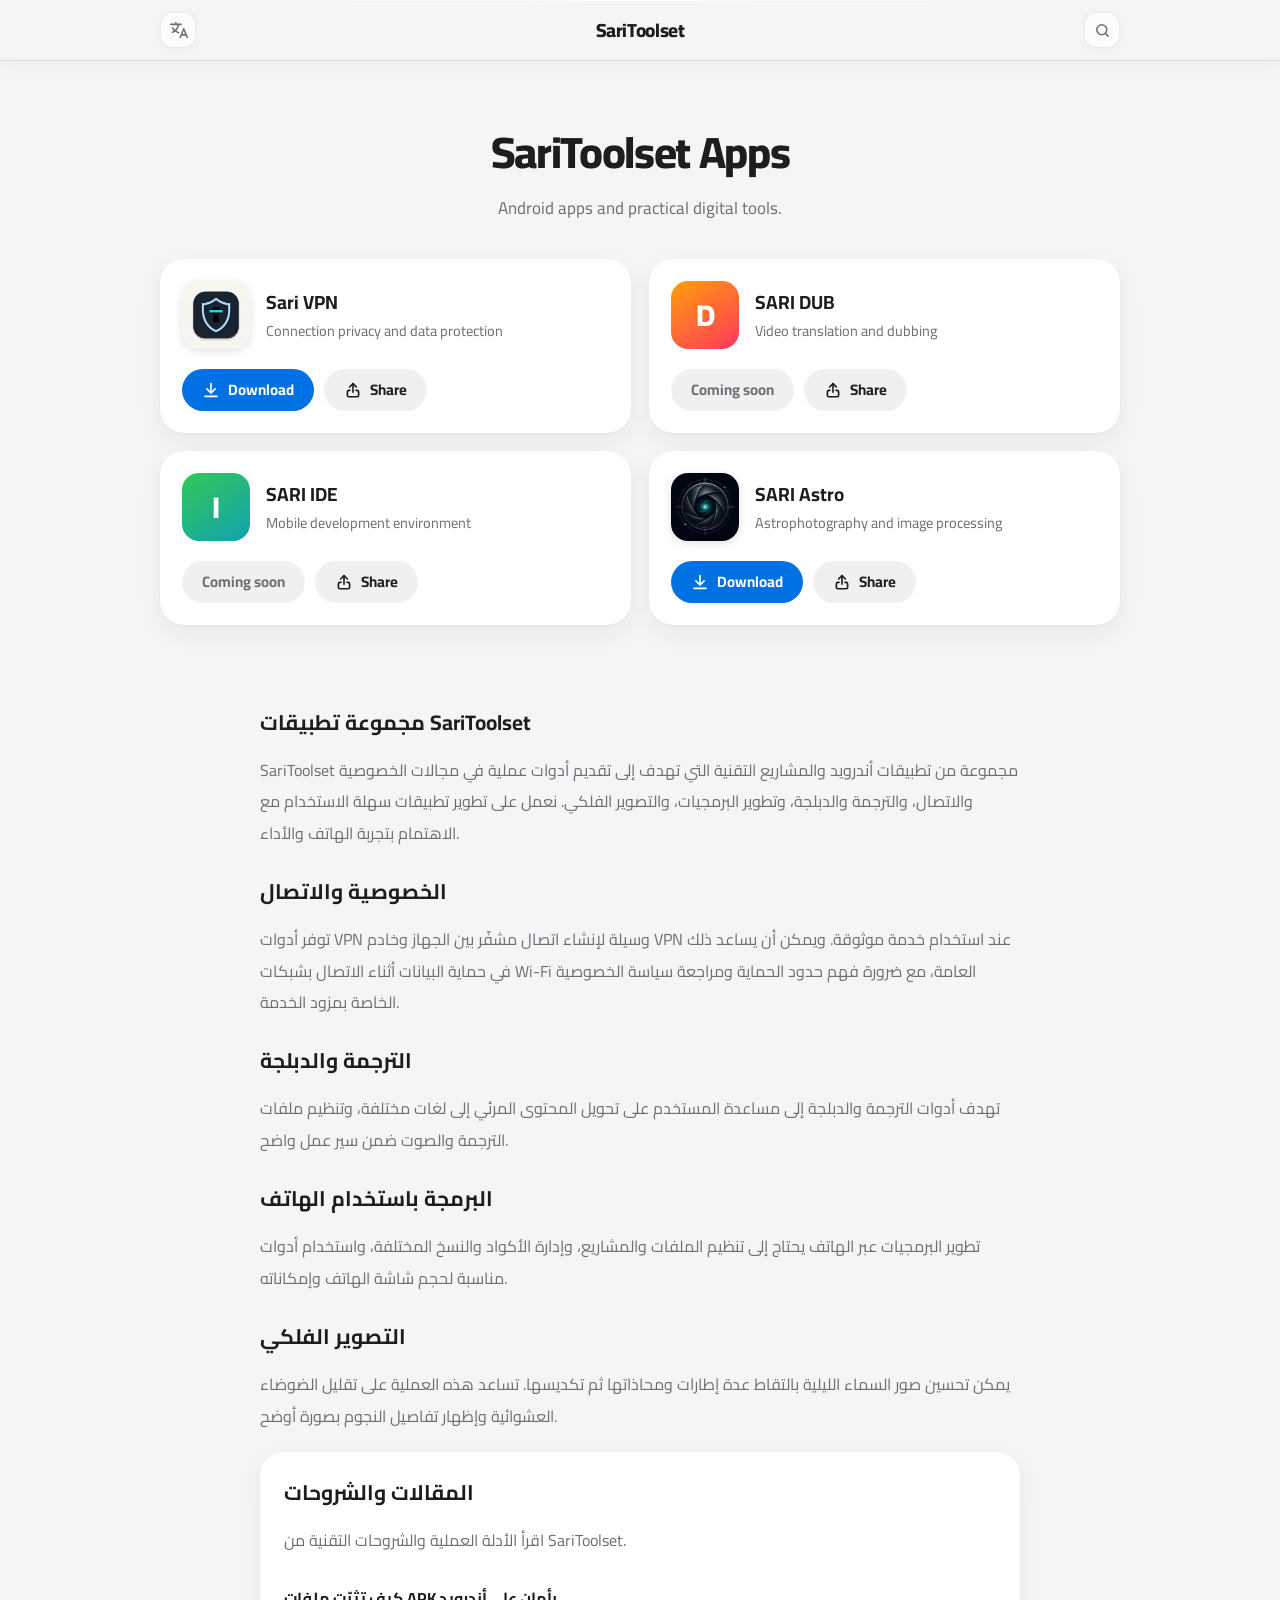
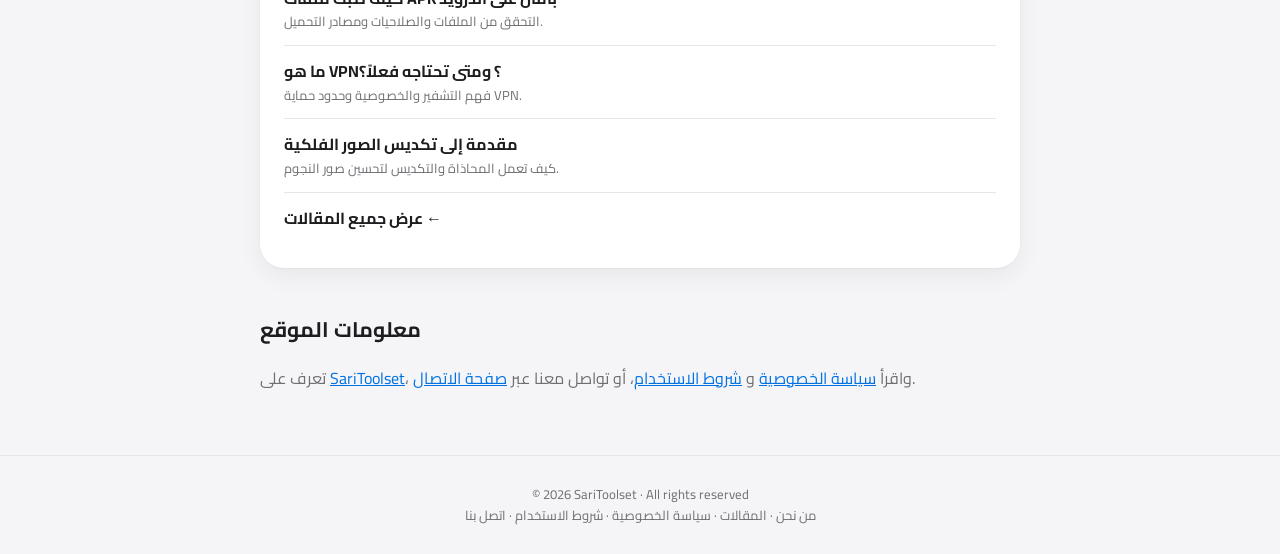
<file: index.html>
<!DOCTYPE html>
<html lang="ar" dir="rtl">
<head>
<meta charset="UTF-8">
<meta name="viewport" content="width=device-width, initial-scale=1, viewport-fit=cover">
<meta name="theme-color" content="#f5f5f7">
<meta name="description" content="SariToolset مجموعة تطبيقات أندرويد وأدوات عملية للخصوصية والبرمجة والترجمة والتصوير الفلكي.">
<meta name="robots" content="index,follow,max-image-preview:large">
<link rel="canonical" href="https://saritoolset.github.io/">

<title>SariToolset | تطبيقات وأدوات أندرويد</title>

<meta property="og:type" content="website">
<meta property="og:site_name" content="SariToolset">
<meta property="og:title" content="SariToolset | تطبيقات وأدوات أندرويد">
<meta property="og:description" content="اكتشف تطبيقات SariToolset وأدواتها للهواتف الذكية.">
<meta property="og:url" content="https://saritoolset.github.io/">

<meta name="google-adsense-account" content="ca-pub-1792078294671294">
<script async src="https://pagead2.googlesyndication.com/pagead/js/adsbygoogle.js?client=ca-pub-1792078294671294" crossorigin="anonymous"></script>

<script type="application/ld+json">
{
 "@context":"https://schema.org",
 "@type":"WebSite",
 "name":"SariToolset",
 "url":"https://saritoolset.github.io/",
 "description":"مجموعة تطبيقات وأدوات أندرويد للخصوصية والبرمجة والترجمة والتصوير الفلكي.",
 "inLanguage":["ar","en","fr","tr"]
}
</script>

<link rel="preconnect" href="https://fonts.googleapis.com">
<link rel="preconnect" href="https://fonts.gstatic.com" crossorigin>
<link href="https://fonts.googleapis.com/css2?family=Cairo:wght@400;600;700;800&display=swap" rel="stylesheet">

<style>
:root{
 --bg:#f5f5f7;
 --surface:#fff;
 --text:#1d1d1f;
 --muted:#6e6e73;
 --line:#e5e5ea;
 --accent:#0071e3;
 --accent-hover:#0077ed;
 --soft:#f0f0f3;
 --shadow:0 1px 2px rgba(0,0,0,.04),0 8px 24px rgba(0,0,0,.06);
}
@media(prefers-color-scheme:dark){
 :root{
  --bg:#000;
  --surface:#1c1c1e;
  --text:#f5f5f7;
  --muted:#a1a1a6;
  --line:#2c2c2e;
  --accent:#2997ff;
  --accent-hover:#4aa8ff;
  --soft:#2c2c2e;
  --shadow:0 1px 2px rgba(0,0,0,.4),0 8px 24px rgba(0,0,0,.35);
 }
}
*{box-sizing:border-box}
html{scroll-behavior:smooth}
body{
 margin:0;min-height:100vh;background:var(--bg);color:var(--text);
 font-family:"Cairo","Segoe UI",Tahoma,Arial,sans-serif;
 font-size:16px;line-height:1.6;-webkit-font-smoothing:antialiased;
}
button,select{font:inherit;color:inherit}
button{cursor:pointer;border:0;background:none;padding:0}
a{color:inherit;text-decoration:none}
img{display:block;max-width:100%}
[hidden]{display:none!important}
:focus-visible{outline:2px solid var(--accent);outline-offset:3px;border-radius:10px}
.wrap{width:min(960px,calc(100% - 40px));margin-inline:auto}

/* HEADER */

/* GLASS HEADER */
header{
 position:sticky;
 top:0;
 z-index:100;
 background:color-mix(in srgb,var(--bg) 68%,transparent);
 -webkit-backdrop-filter:blur(24px) saturate(180%);
 backdrop-filter:blur(24px) saturate(180%);
 border-bottom:1px solid color-mix(in srgb,var(--text) 10%,transparent);
 box-shadow:0 4px 20px rgba(0,0,0,.035);
 isolation:isolate;
}

header::before{
 content:"";
 position:absolute;
 inset:0 0 auto;
 height:1px;
 background:linear-gradient(
  90deg,
  transparent,
  rgba(255,255,255,.8),
  transparent
 );
 pointer-events:none;
}

.bar{
 position:relative;
 height:60px;
 display:flex;
 align-items:center;
 justify-content:center;
}

.brand{
 position:relative;
 z-index:1;
 font-size:19px;
 font-weight:800;
 letter-spacing:-.02em;
}

.header-controls{
 position:absolute;
 inset:0;
 width:100%;
 display:block;
 pointer-events:none;
}

.language-wrap{
 position:absolute;
 left:0;
 top:50%;
 transform:translateY(-50%);
 width:36px;
 height:36px;
 pointer-events:auto;
}

.sbtn{
 position:absolute;
 right:0;
 top:50%;
 transform:translateY(-50%);
 pointer-events:auto;
}

.sbtn,.language-button{
 width:36px;
 height:36px;
 flex:none;
 border-radius:12px;
 display:grid;
 place-items:center;
 background:color-mix(in srgb,var(--surface) 65%,transparent);
 color:var(--muted);
 border:1px solid color-mix(in srgb,var(--text) 8%,transparent);
 box-shadow:0 2px 8px rgba(0,0,0,.04);
 transition:background .2s,color .2s,transform .2s;
}

.sbtn:hover,.language-button:hover{
 color:var(--accent);
 background:var(--soft);
}

.sbtn svg{
 width:17px;
 height:17px;
}

.language-button svg{
 width:21px;
 height:21px;
}

.language-select{
 position:absolute;
 inset:0;
 width:100%;
 height:100%;
 opacity:0;
 cursor:pointer;
}

.language-select option{
 color:#111;
 background:#fff;
}

@supports not (backdrop-filter:blur(1px)){
 header{
  background:var(--bg);
 }
}

/* SEARCH */
.searchbar{padding:0 0 12px}
.searchbar input{
 width:100%;height:38px;border:0;border-radius:12px;outline:none;
 background:var(--surface);box-shadow:var(--shadow);
 padding:0 16px;font:inherit;font-size:15px;color:var(--text);
}
.none{grid-column:1/-1;text-align:center;color:var(--muted);padding:40px 0}

/* HERO */
.hero{text-align:center;padding:56px 0 36px}
.hero h1{margin:0 0 8px;font-size:clamp(32px,5vw,44px);font-weight:800;letter-spacing:-.03em}
.hero p{margin:0;color:var(--muted);font-size:17px}

/* APPS */
.grid{display:grid;grid-template-columns:repeat(2,minmax(0,1fr));gap:18px;padding-bottom:35px}
.card{
 background:var(--surface);border-radius:24px;box-shadow:var(--shadow);
 padding:22px;display:flex;flex-direction:column;gap:20px;
}
.card-main{display:flex;align-items:center;gap:16px;border-radius:14px}
.card-main:hover .name{color:var(--accent)}
.card-main h2{margin:0;font-size:19px;font-weight:700}
.card-main p{margin:2px 0 0;color:var(--muted);font-size:14.5px}

/* ICONS */
.icon{width:68px;height:68px;border-radius:17px;flex:none;object-fit:cover;box-shadow:0 2px 10px rgba(0,0,0,.12)}
.ph{
 width:68px;height:68px;border-radius:17px;flex:none;
 display:grid;place-items:center;color:#fff;font-size:30px;font-weight:800;
 background:linear-gradient(145deg,var(--c1),var(--c2));
}
.ph.lg{width:112px;height:112px;border-radius:26px;font-size:48px}
.icon.lg{width:112px;height:112px;border-radius:26px}

/* BUTTONS */
.actions{display:flex;gap:10px;flex-wrap:wrap}
.btn{
 display:inline-flex;align-items:center;justify-content:center;gap:8px;
 height:42px;padding:0 20px;border-radius:999px;
 font-size:15px;font-weight:700;white-space:nowrap;
 transition:background .2s,transform .15s;
}
.btn svg{width:18px;height:18px;flex:none}
.btn:active{transform:scale(.97)}
.btn-dl{background:var(--accent);color:#fff}
.btn-dl:hover{background:var(--accent-hover)}
.btn-dl.off{background:var(--soft);color:var(--muted);pointer-events:none}
.btn-share{background:var(--soft);color:var(--text)}
.btn-share:hover{background:var(--line)}
.btn.big{height:52px;padding:0 28px;font-size:17px}
.btn.big svg{width:22px;height:22px}

/* DETAILS */
.back{display:inline-flex;align-items:center;gap:6px;margin:32px 0 20px;color:var(--accent);font-size:15px;font-weight:600}
.back svg{width:16px;height:16px}
[dir="rtl"] .back svg{transform:scaleX(-1)}
.detail{
 background:var(--surface);border-radius:28px;box-shadow:var(--shadow);
 padding:40px;display:flex;align-items:center;gap:32px;flex-wrap:wrap;
}
.detail-info{flex:1;min-width:240px}
.detail-info h1{margin:0 0 4px;font-size:34px;font-weight:800}
.detail-info .tag{margin:0 0 22px;color:var(--muted);font-size:17px}
.about{
 margin:20px 0 40px;background:var(--surface);border-radius:28px;
 box-shadow:var(--shadow);padding:32px 40px;
}
.about h2{margin:22px 0 8px;font-size:20px}
.about h2:first-child{margin-top:0}
.about h3{font-size:17px;margin:18px 0 6px}
.about p,.about li{color:var(--muted);line-height:1.95}
.about ul{padding-inline-start:22px}
.about a{color:var(--accent);text-decoration:underline}

/* HOME CONTENT */
.page{max-width:760px;margin:0 auto;padding:20px 0 45px}
.page h2{font-size:21px;margin:26px 0 8px}
.page p{color:var(--muted);line-height:1.95}
.page a{color:var(--accent);text-decoration:underline}
.blog-preview{
 background:var(--surface);border-radius:24px;padding:24px;
 box-shadow:var(--shadow);margin:20px 0 45px;
}
.blog-preview h2{margin-top:0}
.blog-preview a{
 display:block;padding:13px 0;border-bottom:1px solid var(--line);
 color:var(--text);font-weight:700;text-decoration:none;
}
.blog-preview a:last-child{border-bottom:0}
.blog-preview a span{display:block;color:var(--muted);font-size:13px;font-weight:400}

/* FOOTER */
footer{
 padding:28px 0;text-align:center;color:var(--muted);
 font-size:13px;border-top:1px solid var(--line);
}
footer a:hover{color:var(--accent)}

/* TOAST */
.toast{
 position:fixed;bottom:24px;left:50%;
 transform:translateX(-50%) translateY(20px);
 background:#1d1d1f;color:#fff;padding:10px 20px;
 border-radius:999px;font-size:14px;opacity:0;
 pointer-events:none;transition:opacity .25s,transform .25s;
 z-index:20;
}
.toast.show{opacity:1;transform:translateX(-50%) translateY(0)}

@media(max-width:680px){
 .wrap{width:calc(100% - 28px)}
 .grid{grid-template-columns:1fr;gap:14px}
 .hero{padding:40px 0 28px}
 .detail{padding:26px;flex-direction:column;text-align:center;align-items:center}
 .detail-info{min-width:0}
 .detail .actions{justify-content:center}
 .about{padding:24px}
 .btn.big{width:100%}
 .detail .actions .btn{flex:1 1 auto}
}
@media(prefers-reduced-motion:reduce){
 *{transition:none!important;scroll-behavior:auto!important}
}
</style>
</head>

<body>

<header>
 <div class="wrap bar">
  <a class="brand" href="#">SariToolset</a>

  <div class="header-controls">

   <div class="language-wrap">
    <button class="language-button" type="button" aria-label="Translate" title="Translate">
     <svg viewBox="0 0 24 24" fill="none" stroke="currentColor" stroke-width="1.8" stroke-linecap="round" stroke-linejoin="round" aria-hidden="true">
      <path d="M3 5h12M9 3v2m3 0c-.6 4-3.5 7.5-7 9"/>
      <path d="M5 9c1.5 2.5 4 4.5 7 5.5M14 20l4-10 4 10m-6.5-3h5"/>
     </svg>
    </button>
    <select id="lang" class="language-select" aria-label="Choose language">
     <option value="ar">العربية</option>
     <option value="en">English</option>
     <option value="fr">Français</option>
     <option value="tr">Türkçe</option>
    </select>
   </div>

   <button class="sbtn" id="sbtn" type="button" aria-label="Search">
    <svg viewBox="0 0 24 24" fill="none" stroke="currentColor" stroke-width="2.2" stroke-linecap="round" aria-hidden="true">
     <circle cx="11" cy="11" r="7"/><path d="M20 20l-3.5-3.5"/>
    </svg>
   </button>

  </div>
 </div>

 <div class="searchbar wrap" id="searchbar" hidden>
  <input id="q" type="search" autocomplete="off" placeholder="بحث...">
 </div>
</header>

<main class="wrap">

<section id="list">

 <div class="hero">
  <h1 data-k="heroTitle">تطبيقات SariToolset</h1>
  <p data-k="heroSub">مجموعة تطبيقات أندرويد وأدوات رقمية عملية.</p>
 </div>

 <div class="grid" id="grid">

  <article class="card">
   <a class="card-main" href="#vpn">
    <div class="ph" style="--c1:#0a84ff;--c2:#5e5ce6">S</div>
    <div><h2>Sari VPN</h2><p>خصوصية الاتصال وحماية البيانات عبر الشبكات العامة.</p></div>
   </a>
  </article>

  <article class="card">
   <a class="card-main" href="#dub">
    <div class="ph" style="--c1:#ff9f0a;--c2:#ff375f">D</div>
    <div><h2>SARI DUB</h2><p>ترجمة الفيديوهات والدبلجة والتعامل مع الصوت.</p></div>
   </a>
  </article>

  <article class="card">
   <a class="card-main" href="#ide">
    <div class="ph" style="--c1:#34c759;--c2:#0fa3b1">I</div>
    <div><h2>SARI IDE</h2><p>بيئة تطوير للهواتف وتنظيم المشاريع البرمجية.</p></div>
   </a>
  </article>

  <article class="card">
   <a class="card-main" href="#astro">
    <div class="ph" style="--c1:#5e5ce6;--c2:#1c1a4d">A</div>
    <div><h2>SARI Astro</h2><p>التصوير الفلكي ومحاذاة الصور وتكديسها.</p></div>
   </a>
  </article>

 </div>

 <section class="page">
  <h2>مجموعة تطبيقات SariToolset</h2>

  <p>
   SariToolset مجموعة من تطبيقات أندرويد والمشاريع التقنية التي تهدف إلى تقديم أدوات عملية في مجالات الخصوصية والاتصال، والترجمة والدبلجة، وتطوير البرمجيات، والتصوير الفلكي.
   نعمل على تطوير تطبيقات سهلة الاستخدام مع الاهتمام بتجربة الهاتف والأداء.
  </p>

  <h2>الخصوصية والاتصال</h2>
  <p>
   توفر أدوات VPN وسيلة لإنشاء اتصال مشفّر بين الجهاز وخادم VPN عند استخدام خدمة موثوقة. ويمكن أن يساعد ذلك في حماية البيانات أثناء الاتصال بشبكات Wi-Fi العامة، مع ضرورة فهم حدود الحماية ومراجعة سياسة الخصوصية الخاصة بمزود الخدمة.
  </p>

  <h2>الترجمة والدبلجة</h2>
  <p>
   تهدف أدوات الترجمة والدبلجة إلى مساعدة المستخدم على تحويل المحتوى المرئي إلى لغات مختلفة، وتنظيم ملفات الترجمة والصوت ضمن سير عمل واضح.
  </p>

  <h2>البرمجة باستخدام الهاتف</h2>
  <p>
   تطوير البرمجيات عبر الهاتف يحتاج إلى تنظيم الملفات والمشاريع، وإدارة الأكواد والنسخ المختلفة، واستخدام أدوات مناسبة لحجم شاشة الهاتف وإمكاناته.
  </p>

  <h2>التصوير الفلكي</h2>
  <p>
   يمكن تحسين صور السماء الليلية بالتقاط عدة إطارات ومحاذاتها ثم تكديسها. تساعد هذه العملية على تقليل الضوضاء العشوائية وإظهار تفاصيل النجوم بصورة أوضح.
  </p>

  <div class="blog-preview">
   <h2>المقالات والشروحات</h2>
   <p>اقرأ الأدلة العملية والشروحات التقنية من SariToolset.</p>

   <a href="blog/apk-safety.html">
    كيف تثبّت ملفات APK بأمان على أندرويد
    <span>التحقق من الملفات والصلاحيات ومصادر التحميل.</span>
   </a>

   <a href="blog/what-is-vpn.html">
    ما هو VPN؟ ومتى تحتاجه فعلاً؟
    <span>فهم التشفير والخصوصية وحدود حماية VPN.</span>
   </a>

   <a href="blog/astro-stacking.html">
    مقدمة إلى تكديس الصور الفلكية
    <span>كيف تعمل المحاذاة والتكديس لتحسين صور النجوم.</span>
   </a>

   <a href="blog/index.html">عرض جميع المقالات ←</a>
  </div>

  <h2>معلومات الموقع</h2>
  <p>
   تعرف على <a href="about.html">SariToolset</a>، واقرأ
   <a href="privacy.html">سياسة الخصوصية</a> و
   <a href="terms.html">شروط الاستخدام</a>، أو تواصل معنا عبر
   <a href="contact.html">صفحة الاتصال</a>.
  </p>
 </section>

</section>

<section id="detail" hidden>
 <a class="back" href="#">
  <svg viewBox="0 0 24 24" fill="none" stroke="currentColor" stroke-width="2.4" stroke-linecap="round" stroke-linejoin="round">
   <path d="M9 6l6 6-6 6"/>
  </svg>
  <span data-k="back">رجوع</span>
 </a>

 <div class="detail" id="detailCard"></div>
 <div class="about" id="detailContent"></div>
</section>

</main>

<footer>
 © <span id="year"></span> SariToolset ·
 <span data-k="rights">جميع الحقوق محفوظة</span><br>
 <a href="about.html">من نحن</a> ·
 <a href="blog/index.html">المقالات</a> ·
 <a href="privacy.html">سياسة الخصوصية</a> ·
 <a href="terms.html">شروط الاستخدام</a> ·
 <a href="contact.html">اتصل بنا</a>
</footer>

<div class="toast" id="toast" role="status" aria-live="polite"></div>

<script>
const LANGS={
 ar:{label:"العربية",dir:"rtl"},
 en:{label:"English",dir:"ltr"},
 fr:{label:"Français",dir:"ltr"},
 tr:{label:"Türkçe",dir:"ltr"}
};

const UI={
 ar:{
  heroTitle:"تطبيقات SariToolset",
  heroSub:"مجموعة تطبيقات أندرويد وأدوات رقمية عملية.",
  download:"تحميل",share:"مشاركة",soon:"قريباً",
  back:"رجوع",copied:"تم نسخ رابط التطبيق",
  rights:"جميع الحقوق محفوظة",
  unavailable:"الملف غير متوفر حالياً",
  none:"لا توجد نتائج"
 },
 en:{
  heroTitle:"SariToolset Apps",
  heroSub:"Android apps and practical digital tools.",
  download:"Download",share:"Share",soon:"Coming soon",
  back:"Back",copied:"App link copied",
  rights:"All rights reserved",
  unavailable:"File not available yet",
  none:"No results"
 },
 fr:{
  heroTitle:"Applications SariToolset",
  heroSub:"Applications Android et outils numériques pratiques.",
  download:"Télécharger",share:"Partager",soon:"Bientôt",
  back:"Retour",copied:"Lien copié",
  rights:"Tous droits réservés",
  unavailable:"Fichier indisponible",
  none:"Aucun résultat"
 },
 tr:{
  heroTitle:"SariToolset Uygulamaları",
  heroSub:"Android uygulamaları ve pratik dijital araçlar.",
  download:"İndir",share:"Paylaş",soon:"Yakında",
  back:"Geri",copied:"Bağlantı kopyalandı",
  rights:"Tüm hakları saklıdır",
  unavailable:"Dosya henüz mevcut değil",
  none:"Sonuç bulunamadı"
 }
};

const APPS=[
 {
  id:"vpn",
  name:"Sari VPN",
  icon:"sari-vpn-icon-512.png",
  letter:"S",
  c:["#0a84ff","#5e5ce6"],
  file:"downloads/sari-vpn.apk",
  alt:"https://drive.google.com/uc?export=download&id=1REdf44l_SuUdrhzvTJJ1b7ax3i3wCu1B",
  txt:{
   ar:[
    "خصوصية الاتصال وحماية البيانات",
    "Sari VPN من مجموعة SariToolset لإدارة اتصال VPN وإعداداته. عند استخدام خدمة VPN موثوقة، يمكن للاتصال المشفر المساعدة في حماية البيانات أثناء انتقالها عبر شبكات Wi-Fi العامة."
   ],
   en:[
    "Connection privacy and data protection",
    "Sari VPN from SariToolset provides an interface for managing VPN connections and settings. A trusted VPN service can help protect data in transit when using public Wi-Fi."
   ],
   fr:[
    "Confidentialité de connexion et protection des données",
    "Sari VPN permet de gérer les connexions et paramètres VPN. Un service VPN fiable peut contribuer à protéger les données lors de l'utilisation d'un Wi-Fi public."
   ],
   tr:[
    "Bağlantı gizliliği ve veri koruması",
    "Sari VPN, VPN bağlantılarını ve ayarlarını yönetmek için bir arayüz sunar. Güvenilir bir VPN hizmeti, halka açık Wi-Fi kullanırken verilerin korunmasına yardımcı olabilir."
   ]
  },
  guide:{
   ar:{
    title:"كيف تستخدم VPN لحماية اتصالك؟",
    steps:[
     "استخدم شبكة Wi-Fi موثوقة قدر الإمكان، وتجنب إدخال بيانات حساسة على الشبكات المشبوهة.",
     "تحقق من هوية مزود VPN وسياسة الخصوصية وسياسة التعامل مع سجلات الاتصال.",
     "اتصل بالخدمة من داخل التطبيق وتأكد من ظهور حالة الاتصال قبل استخدام الشبكة.",
     "تذكر أن VPN لا يمنع التصيد الاحتيالي ولا يحمي الجهاز من التطبيقات الضارة."
    ],
    note:"ملاحظة: تشفير الاتصال يعتمد على الخدمة والخادم والبروتوكول المستخدم. لا يعني استخدام VPN إخفاء الهوية بالكامل أو ضمان أمان كل نشاط على الإنترنت."
   },
   en:{
    title:"Using VPN more safely",
    steps:[
     "Prefer trusted Wi-Fi networks and avoid entering sensitive information on suspicious networks.",
     "Review the VPN provider, privacy policy and connection logging practices.",
     "Connect through the app and confirm the connection status.",
     "Remember that VPN does not prevent phishing or protect against malicious apps."
    ],
    note:"VPN protection depends on the provider, server and protocol. It does not guarantee complete anonymity."
   },
   fr:{
    title:"Utiliser un VPN de manière plus sûre",
    steps:[
     "Privilégiez les réseaux Wi-Fi fiables.",
     "Consultez le fournisseur VPN et sa politique de confidentialité.",
     "Vérifiez l'état de la connexion dans l'application.",
     "Un VPN ne bloque pas le phishing ni les applications malveillantes."
    ],
    note:"La protection dépend du fournisseur et du protocole. Un VPN ne garantit pas l'anonymat complet."
   },
   tr:{
    title:"VPN'i daha güvenli kullanma",
    steps:[
     "Mümkün olduğunca güvenilir Wi-Fi ağlarını tercih edin.",
     "VPN sağlayıcısının gizlilik politikasını inceleyin.",
     "Uygulamada bağlantı durumunu kontrol edin.",
     "VPN kimlik avını veya zararlı uygulamaları engellemez."
    ],
    note:"Koruma sağlayıcıya ve protokole bağlıdır. VPN tam anonimlik sağlamaz."
   }
  }
 },
 {
  id:"dub",
  name:"SARI DUB",
  icon:null,
  letter:"D",
  c:["#ff9f0a","#ff375f"],
  file:null,
  txt:{
   ar:["ترجمة ودبلجة الفيديوهات","مشروع من SariToolset يهدف إلى تسهيل ترجمة الفيديوهات ودبلجتها والتعامل مع ملفات النصوص والصوت."],
   en:["Video translation and dubbing","A SariToolset project designed to help translate and dub videos and work with subtitle and audio files."],
   fr:["Traduction et doublage vidéo","Un projet SariToolset consacré à la traduction des vidéos, au doublage et aux fichiers audio et sous-titres."],
   tr:["Video çevirisi ve seslendirme","Videoları çevirmek, seslendirmek ve altyazı ile ses dosyalarıyla çalışmak için bir SariToolset projesi."]
  },
  guide:{
   ar:{
    title:"كيف تتم ترجمة الفيديو ودبلجته؟",
    steps:[
     "ابدأ بتحديد لغة الفيديو الأصلية واللغة التي تريد ترجمة المحتوى إليها.",
     "استخرج النص المنطوق أو أنشئ تفريغاً نصياً للحوار.",
     "راجع النص وصحح أسماء الأشخاص والمصطلحات قبل الترجمة.",
     "قسّم الترجمة إلى مقاطع زمنية قصيرة متوافقة مع الحوار.",
     "سجّل الصوت المترجم أو أنشئ المسار الصوتي، ثم راجع تزامنه مع الصورة."
    ],
    note:"الترجمة الجيدة لا تعتمد على التحويل الحرفي فقط؛ راجع السياق والمعنى والتوقيت قبل نشر الفيديو."
   },
   en:{
    title:"How video translation and dubbing work",
    steps:[
     "Identify the original language and target language.",
     "Transcribe the spoken dialogue.",
     "Review names and technical terms before translation.",
     "Split subtitles into timed segments.",
     "Record or generate the translated audio and check synchronization."
    ],
    note:"Good translation preserves meaning and context, not only literal wording."
   },
   fr:{
    title:"Comment fonctionnent la traduction et le doublage vidéo ?",
    steps:[
     "Identifiez la langue originale et la langue cible.",
     "Transcrivez les dialogues.",
     "Vérifiez les noms et les termes techniques.",
     "Découpez les sous-titres selon le minutage.",
     "Vérifiez la synchronisation de la piste audio."
    ],
    note:"Une bonne traduction respecte le sens et le contexte."
   },
   tr:{
    title:"Video çevirisi ve dublaj nasıl yapılır?",
    steps:[
     "Kaynak ve hedef dili belirleyin.",
     "Konuşmaları metne dönüştürün.",
     "İsimleri ve teknik terimleri kontrol edin.",
     "Altyazıları zaman kodlarına göre bölün.",
     "Seslendirmeyi hazırlayıp senkronizasyonu kontrol edin."
    ],
    note:"İyi bir çeviri yalnızca kelimeleri değil, anlamı ve bağlamı da korur."
   }
  }
 },
 {
  id:"ide",
  name:"SARI IDE",
  icon:null,
  letter:"I",
  c:["#34c759","#0fa3b1"],
  file:null,
  txt:{
   ar:["بيئة تطوير وأدوات برمجية","مشروع بيئة تطوير للهاتف من SariToolset، يهدف إلى تسهيل كتابة الأكواد وتنظيم الملفات وإدارة المشاريع البرمجية."],
   en:["Mobile development environment","A SariToolset project focused on writing code, organizing source files and managing software projects on mobile devices."],
   fr:["Environnement de développement mobile","Un projet SariToolset pour écrire du code, organiser les fichiers et gérer des projets sur mobile."],
   tr:["Mobil geliştirme ortamı","SariToolset'in mobil cihazlarda kod yazma ve projeleri düzenleme odaklı geliştirme projesi."]
  },
  guide:{
   ar:{
    title:"كيف تنظم مشروعاً برمجياً على الهاتف؟",
    steps:[
     "أنشئ مجلداً مستقلاً لكل مشروع، ولا تخلط ملفات المشاريع المختلفة.",
     "استخدم أسماء واضحة للملفات والمجلدات مثل app وsrc وassets.",
     "احتفظ بنسخة احتياطية من ملفات المصدر قبل إجراء تغييرات كبيرة.",
     "استخدم Git لتتبع التعديلات والرجوع إلى إصدار سابق عند حدوث خطأ.",
     "قسّم الكود إلى ملفات صغيرة حسب الوظيفة، واكتب ملاحظات مختصرة عند الحاجة."
    ],
    note:"التنظيم الجيد ونسخ المصدر الاحتياطية يساعدان على تقليل فقدان العمل عند تطوير التطبيقات عبر الهاتف."
   },
   en:{
    title:"Organizing a coding project on your phone",
    steps:[
     "Create a separate folder for each project.",
     "Use clear names for source, assets and resource folders.",
     "Back up source files before major changes.",
     "Use Git to track changes and restore earlier versions.",
     "Split code into focused files and document important decisions."
    ],
    note:"Good organization and backups reduce the risk of losing work on mobile."
   },
   fr:{
    title:"Organiser un projet de programmation sur téléphone",
    steps:[
     "Créez un dossier séparé pour chaque projet.",
     "Utilisez des noms clairs pour les fichiers.",
     "Sauvegardez le code avant les changements importants.",
     "Utilisez Git pour suivre les modifications.",
     "Séparez le code selon ses fonctions."
    ],
    note:"Une bonne organisation et des sauvegardes protègent votre travail."
   },
   tr:{
    title:"Telefonda yazılım projesi düzenleme",
    steps:[
     "Her proje için ayrı klasör oluşturun.",
     "Dosya ve klasörlere açık isimler verin.",
     "Büyük değişikliklerden önce kaynak kodu yedekleyin.",
     "Değişiklikleri izlemek için Git kullanın.",
     "Kodu görevlerine göre küçük dosyalara ayırın."
    ],
    note:"Düzenli klasörler ve yedekler çalışmanızı korur."
   }
  }
 },
 {
  id:"astro",
  name:"SARI Astro",
  icon:"Sari%20astro_2.jpg",
  letter:"A",
  c:["#5e5ce6","#1c1a4d"],
  file:"downloads/sari-astro.apk",
  alt:"https://drive.google.com/uc?export=download&id=1hGxBrTKxnPPfu4ROkq5B-Fcq2ILM4CgG",
  txt:{
   ar:["التصوير الفلكي ومعالجة الصور","SARI Astro تطبيق للتصوير الفلكي ومعالجة صور السماء. يستخدم محاذاة الصور وتكديس الإطارات للمساعدة في إظهار النجوم والتفاصيل الفلكية."],
   en:["Astrophotography and image processing","SARI Astro is an astrophotography app using image alignment and stacking to help reveal stars and astronomical details."],
   fr:["Astrophotographie et traitement d’images","SARI Astro utilise l'alignement et l'empilement d'images pour révéler les étoiles et les détails du ciel."],
   tr:["Astrofotoğrafçılık ve görüntü işleme","SARI Astro, yıldızları ve gökyüzü ayrıntılarını ortaya çıkarmak için görüntü hizalama ve istifleme kullanır."]
  },
  guide:{
   ar:{
    title:"كيف تعمل تقنية تكديس الصور الفلكية؟",
    steps:[
     "التقط عدة صور للسماء مع تثبيت الهاتف قدر الإمكان.",
     "احتفظ بالإطارات التي تحتوي على نجوم واضحة وتجنب الصور المهتزة بشدة.",
     "تتعرف مرحلة المحاذاة على مواقع النجوم وتصحح اختلاف مواقعها بين الإطارات.",
     "بعد المحاذاة، يدمج المعالج الصور لتقليل الضوضاء العشوائية وتحسين وضوح الإشارة.",
     "راجع النتيجة النهائية واضبط السطوع والتباين والألوان بحذر للحفاظ على مظهر طبيعي."
    ],
    note:"التكديس لا يصنع تفاصيل غير موجودة في الصور الأصلية. جودة النتيجة تعتمد على التركيز والثبات وجودة الإطارات والمحاذاة."
   },
   en:{
    title:"How astrophotography stacking works",
    steps:[
     "Capture several sky frames while keeping the phone steady.",
     "Keep frames with clear stars and discard heavily blurred ones.",
     "Alignment detects star positions and corrects differences between frames.",
     "Stacking combines aligned frames to reduce random noise and improve signal clarity.",
     "Review brightness, contrast and color without over-processing."
    ],
    note:"Stacking cannot create details absent from the original frames. Results depend on focus, stability and alignment."
   },
   fr:{
    title:"Comment fonctionne l'empilement astrophotographique ?",
    steps:[
     "Prenez plusieurs images du ciel avec un téléphone stable.",
     "Conservez les images où les étoiles sont nettes.",
     "L'alignement corrige les différences de position des étoiles.",
     "L'empilement réduit le bruit aléatoire.",
     "Ajustez la luminosité, le contraste et les couleurs avec modération."
    ],
    note:"L'empilement ne crée pas de détails absents des images originales."
   },
   tr:{
    title:"Astrofotoğrafçılıkta istifleme nasıl çalışır?",
    steps:[
     "Telefonu sabit tutarak birden fazla gökyüzü karesi çekin.",
     "Yıldızların net olduğu kareleri seçin.",
     "Hizalama, kareler arasındaki yıldız konumu farklarını düzeltir.",
     "İstifleme, rastgele gürültüyü azaltmak için kareleri birleştirir.",
     "Parlaklık, kontrast ve renkleri dikkatli ayarlayın."
    ],
    note:"İstifleme, orijinal görüntülerde bulunmayan ayrıntıları oluşturamaz."
   }
  }
 }
];

const ICON_DL='<svg viewBox="0 0 24 24" fill="none" stroke="currentColor" stroke-width="2.2" stroke-linecap="round" stroke-linejoin="round" aria-hidden="true"><path d="M12 3.5v12"/><path d="M6.5 10.5L12 16l5.5-5.5"/><path d="M4 20.5h16"/></svg>';

const ICON_SHARE='<svg viewBox="0 0 24 24" fill="none" stroke="currentColor" stroke-width="2.2" stroke-linecap="round" stroke-linejoin="round" aria-hidden="true"><path d="M12 15V3.5"/><path d="M7.5 8L12 3.5 16.5 8"/><path d="M8 12.5H6.5a2 2 0 0 0-2 2V19a2 2 0 0 0 2 2h11a2 2 0 0 0 2-2v-4.5a2 2 0 0 0-2-2H16"/></svg>';

const $=id=>document.getElementById(id);
let lang="ar";
const t=k=>UI[lang][k];

function detectLang(){
 try{
  const saved=localStorage.getItem("sari-lang");
  if(saved&&UI[saved])return saved;
 }catch(e){}

 const list=navigator.languages&&navigator.languages.length
  ?navigator.languages:[navigator.language||"ar"];

 for(const l of list){
  const code=String(l).slice(0,2).toLowerCase();
  if(UI[code])return code;
 }
 return "ar";
}

function makeArt(app,large){
 if(app.icon){
  const img=new Image();
  img.src=app.icon;
  img.alt=app.name;
  img.className=large?"icon lg":"icon";
  img.onerror=()=>img.replaceWith(makeLetter(app,large));
  return img;
 }
 return makeLetter(app,large);
}

function makeLetter(app,large){
 const d=document.createElement("div");
 d.className=large?"ph lg":"ph";
 d.style.setProperty("--c1",app.c[0]);
 d.style.setProperty("--c2",app.c[1]);
 d.textContent=app.letter;
 d.setAttribute("aria-hidden","true");
 return d;
}

function makeActions(app,big){
 const wrap=document.createElement("div");
 wrap.className="actions";
 const size=big?" big":"";

 if(app.file){
  const a=document.createElement("a");
  a.className="btn btn-dl"+size;
  a.href=app.file;
  a.setAttribute("download","");
  a.innerHTML=ICON_DL+"<span>"+t("download")+"</span>";
  a.addEventListener("click",e=>startDownload(app,e));
  wrap.appendChild(a);
 }else{
  const s=document.createElement("span");
  s.className="btn btn-dl off"+size;
  s.textContent=t("soon");
  wrap.appendChild(s);
 }

 const sh=document.createElement("button");
 sh.type="button";
 sh.className="btn btn-share"+size;
 sh.innerHTML=ICON_SHARE+"<span>"+t("share")+"</span>";
 sh.addEventListener("click",()=>shareApp(app));
 wrap.appendChild(sh);

 return wrap;
}

async function startDownload(app,e){
 e.preventDefault();
 let missing=false;

 try{
  const r=await fetch(app.file,{method:"HEAD",cache:"no-store"});
  missing=!r.ok;
 }catch(err){
  missing=false;
 }

 if(missing){
  if(app.alt)window.open(app.alt,"_blank","noopener");
  else toast(t("unavailable"));
  return;
 }

 const link=document.createElement("a");
 link.href=app.file;
 link.setAttribute("download","");
 document.body.appendChild(link);
 link.click();
 link.remove();
}

function appUrl(app){
 return location.href.split("#")[0]+"#"+app.id;
}

async function shareApp(app){
 const url=appUrl(app);

 if(navigator.share){
  try{
   await navigator.share({
    title:app.name,
    text:app.name+" — SariToolset",
    url
   });
   return;
  }catch(e){
   if(e&&e.name==="AbortError")return;
  }
 }

 try{
  await navigator.clipboard.writeText(url);
  toast(t("copied"));
 }catch(e){
  toast(url);
 }
}

let toastTimer;

function toast(msg){
 const el=$("toast");
 el.textContent=msg;
 el.classList.add("show");
 clearTimeout(toastTimer);
 toastTimer=setTimeout(()=>el.classList.remove("show"),2400);
}

function renderList(){
 const grid=$("grid");
 grid.replaceChildren();

 const q=($("q").value||"").trim().toLowerCase();

 APPS.filter(app=>{
  return (app.name+" "+app.txt[lang][0]).toLowerCase().includes(q);
 }).forEach(app=>{
  const card=document.createElement("article");
  card.className="card";

  const main=document.createElement("a");
  main.className="card-main";
  main.href="#"+app.id;
  main.appendChild(makeArt(app,false));

  const info=document.createElement("div");

  const h=document.createElement("h2");
  h.className="name";
  h.textContent=app.name;

  const p=document.createElement("p");
  p.textContent=app.txt[lang][0];

  info.append(h,p);
  main.appendChild(info);

  card.append(main,makeActions(app,false));
  grid.appendChild(card);
 });

 if(!grid.children.length){
  const p=document.createElement("p");
  p.className="none";
  p.textContent=t("none");
  grid.appendChild(p);
 }
}

function renderGuide(app){
 const data=app.guide[lang];
 const box=$("detailContent");
 box.replaceChildren();

 const h=document.createElement("h2");
 h.textContent=data.title;
 box.appendChild(h);

 const list=document.createElement("ol");

 data.steps.forEach(step=>{
  const li=document.createElement("li");
  li.textContent=step;
  list.appendChild(li);
 });

 box.appendChild(list);

 const note=document.createElement("p");
 note.textContent=data.note;
 box.appendChild(note);

 const more=document.createElement("h2");
 more.textContent=lang==="ar"?"مقالات ذات صلة":
  lang==="fr"?"Articles associés":
  lang==="tr"?"İlgili makaleler":"Related articles";

 box.appendChild(more);

 const links={
  vpn:{url:"blog/what-is-vpn.html",ar:"ما هو VPN؟ ومتى تحتاجه فعلاً؟",en:"What is VPN?",fr:"Qu'est-ce qu'un VPN ?",tr:"VPN nedir?"},
  astro:{url:"blog/astro-stacking.html",ar:"مقدمة إلى تكديس الصور الفلكية",en:"Astrophotography stacking",fr:"Empilement astrophotographique",tr:"Astrofotoğrafçılıkta istifleme"},
  dub:{url:"blog/index.html",ar:"استكشف المقالات والشروحات",en:"Explore articles",fr:"Explorer les articles",tr:"Makaleleri keşfet"},
  ide:{url:"blog/index.html",ar:"استكشف المقالات والشروحات",en:"Explore articles",fr:"Explorer les articles",tr:"Makaleleri keşfet"}
 };

 const linkData=links[app.id];
 const a=document.createElement("a");
 a.href=linkData.url;
 a.textContent=linkData[lang];
 box.appendChild(a);
}

function renderDetail(app){
 const box=$("detailCard");
 box.replaceChildren();

 box.appendChild(makeArt(app,true));

 const info=document.createElement("div");
 info.className="detail-info";

 const h=document.createElement("h1");
 h.textContent=app.name;

 const tag=document.createElement("p");
 tag.className="tag";
 tag.textContent=app.txt[lang][0];

 const desc=document.createElement("p");
 desc.textContent=app.txt[lang][1];

 info.append(h,tag,desc,makeActions(app,true));
 box.appendChild(info);

 renderGuide(app);
}

function route(){
 const app=APPS.find(a=>a.id===location.hash.slice(1));

 $("list").hidden=!!app;
 $("detail").hidden=!app;

 if(app){
  renderDetail(app);
  document.title=app.name+" — SariToolset";
  window.scrollTo({top:0});
 }else{
  renderList();
  document.title="SariToolset | تطبيقات وأدوات أندرويد";
 }
}

function applyLang(code,save){
 lang=UI[code]?code:"ar";

 document.documentElement.lang=lang;
 document.documentElement.dir=LANGS[lang].dir;

 document.querySelectorAll("[data-k]").forEach(el=>{
  el.textContent=t(el.dataset.k);
 });

 $("lang").value=lang;

 if(save){
  try{localStorage.setItem("sari-lang",lang)}catch(e){}
 }

 route();
}

window.addEventListener("hashchange",route);

$("lang").addEventListener("change",e=>{
 applyLang(e.target.value,true);
});

$("sbtn").addEventListener("click",()=>{
 const bar=$("searchbar");
 bar.hidden=!bar.hidden;

 if(!bar.hidden){
  $("q").focus();
 }else{
  $("q").value="";
  renderList();
 }
});

$("q").addEventListener("input",renderList);

$("q").addEventListener("keydown",e=>{
 if(e.key==="Escape"){
  $("searchbar").hidden=true;
  $("q").value="";
  renderList();
 }
});

$("year").textContent=new Date().getFullYear();
applyLang(detectLang(),false);
</script>

</body>
   </html>
</file>
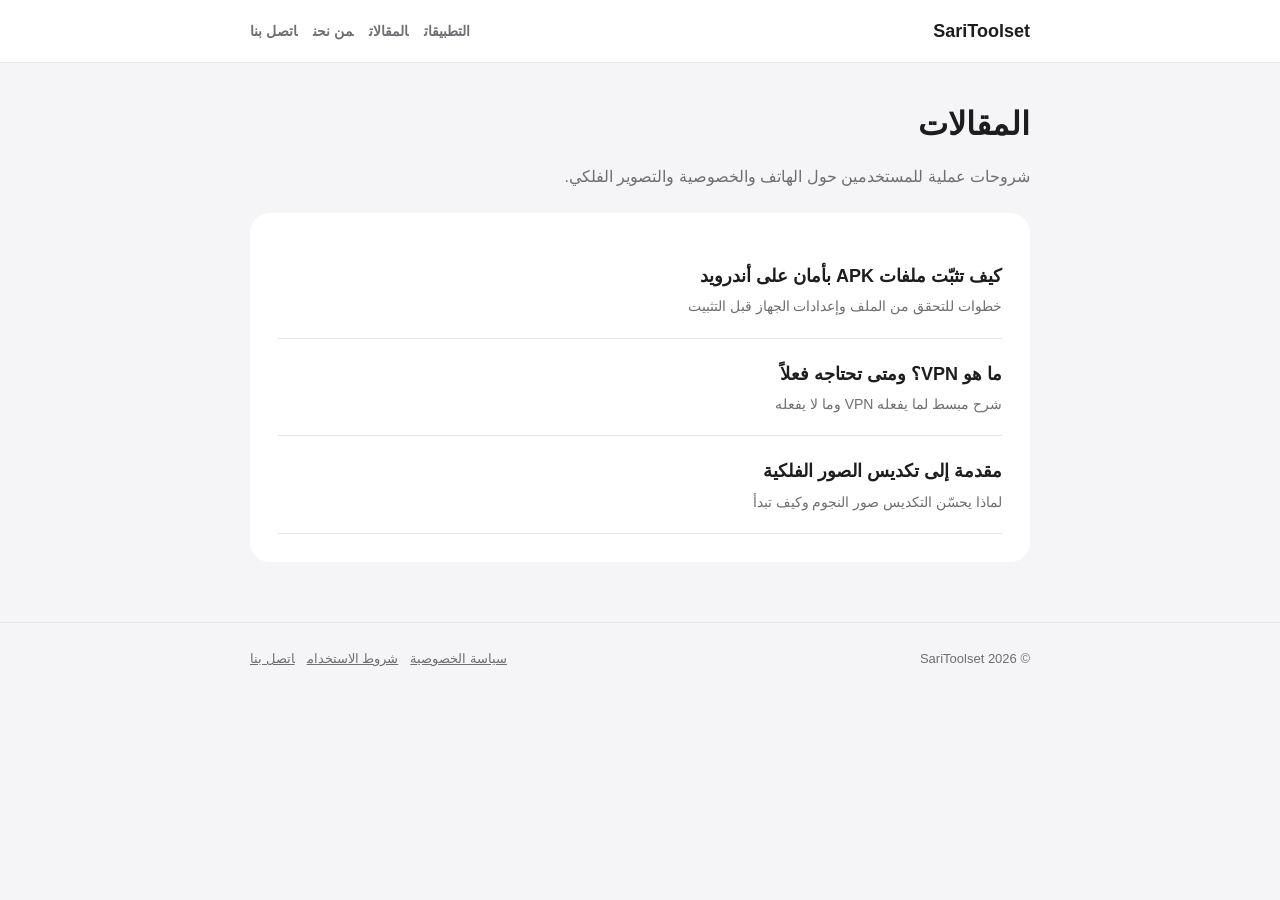
<file: blog/index.html>
<!DOCTYPE html>
<html lang="ar" dir="rtl">
<head>
<meta charset="UTF-8">
<meta name="viewport" content="width=device-width, initial-scale=1">
<meta name="google-adsense-account" content="ca-pub-1792078294671294">
<title>المقالات — SariToolset</title>
<meta name="description" content="مقالات عملية عن أمان الهاتف، والخصوصية، والتصوير الفلكي من SariToolset.">
<link rel="stylesheet" href="../assets/site.css">
<script async src="https://pagead2.googlesyndication.com/pagead/js/adsbygoogle.js?client=ca-pub-1792078294671294"
     crossorigin="anonymous"></script>
</head>
<body>
<header class="site-h"><div class="wrap">
 <a class="logo" href="../index.html">SariToolset</a>
 <nav><a href="../index.html">التطبيقات</a><a href="index.html">المقالات</a><a href="../about.html">من نحن</a><a href="../contact.html">اتصل بنا</a></nav>
</div></header>

<main><div class="wrap">
 <h1>المقالات</h1>
 <p class="muted">شروحات عملية للمستخدمين حول الهاتف والخصوصية والتصوير الفلكي.</p>

 <div class="card list">
  <a href="apk-safety.html">كيف تثبّت ملفات APK بأمان على أندرويد<span>خطوات للتحقق من الملف وإعدادات الجهاز قبل التثبيت</span></a>
  <a href="what-is-vpn.html">ما هو VPN؟ ومتى تحتاجه فعلاً<span>شرح مبسط لما يفعله VPN وما لا يفعله</span></a>
  <a href="astro-stacking.html">مقدمة إلى تكديس الصور الفلكية<span>لماذا يحسّن التكديس صور النجوم وكيف تبدأ</span></a>
 </div>
</div></main>

<footer><div class="wrap">
 <span>© 2026 SariToolset</span>
 <span><a href="../privacy.html">سياسة الخصوصية</a><a href="../terms.html">شروط الاستخدام</a><a href="../contact.html">اتصل بنا</a></span>
</div></footer>
</body>
</html>
</file>
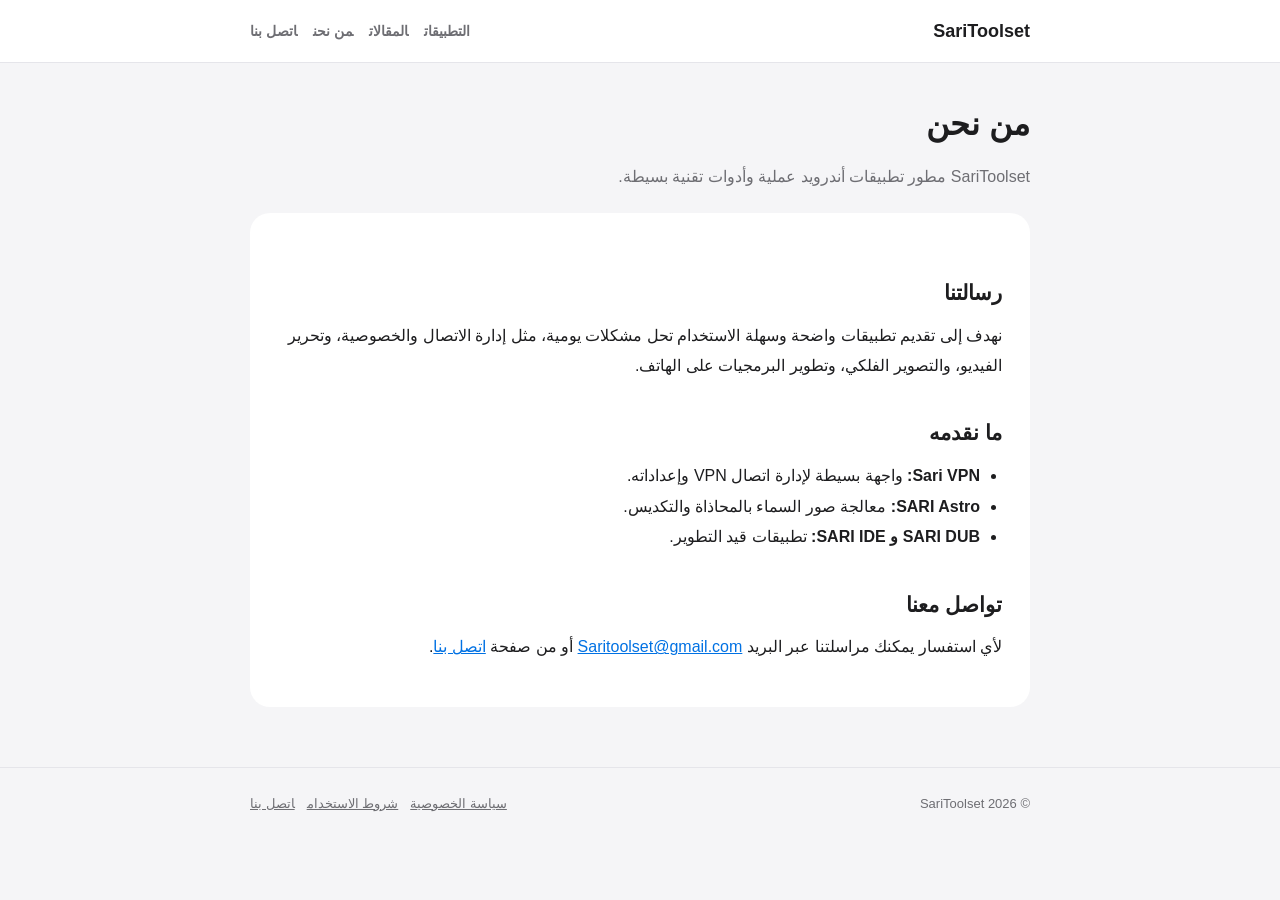
<file: about.html>
<!DOCTYPE html>
<html lang="ar" dir="rtl">
<head>
<meta charset="UTF-8">
<meta name="viewport" content="width=device-width, initial-scale=1">
<meta name="google-adsense-account" content="ca-pub-1792078294671294">
<title>من نحن — SariToolset</title>
<meta name="description" content="تعرّف على SariToolset، مطور تطبيقات أندرويد العملية.">
<link rel="stylesheet" href="assets/site.css">
<script async src="https://pagead2.googlesyndication.com/pagead/js/adsbygoogle.js?client=ca-pub-1792078294671294"
     crossorigin="anonymous"></script>
</head>
<body>
<header class="site-h"><div class="wrap">
 <a class="logo" href="index.html">SariToolset</a>
 <nav><a href="index.html">التطبيقات</a><a href="blog/index.html">المقالات</a><a href="about.html">من نحن</a><a href="contact.html">اتصل بنا</a></nav>
</div></header>

<main><div class="wrap">
 <h1>من نحن</h1>
 <p class="muted">SariToolset مطور تطبيقات أندرويد عملية وأدوات تقنية بسيطة.</p>

 <div class="card article">
  <h2>رسالتنا</h2>
  <p>نهدف إلى تقديم تطبيقات واضحة وسهلة الاستخدام تحل مشكلات يومية، مثل إدارة الاتصال والخصوصية، وتحرير الفيديو، والتصوير الفلكي، وتطوير البرمجيات على الهاتف.</p>

  <h2>ما نقدمه</h2>
  <ul>
   <li><strong>Sari VPN:</strong> واجهة بسيطة لإدارة اتصال VPN وإعداداته.</li>
   <li><strong>SARI Astro:</strong> معالجة صور السماء بالمحاذاة والتكديس.</li>
   <li><strong>SARI DUB و SARI IDE:</strong> تطبيقات قيد التطوير.</li>
  </ul>

  <h2>تواصل معنا</h2>
  <p>لأي استفسار يمكنك مراسلتنا عبر البريد <a href="mailto:Saritoolset@gmail.com">Saritoolset@gmail.com</a> أو من صفحة <a href="contact.html">اتصل بنا</a>.</p>
 </div>
</div></main>

<footer><div class="wrap">
 <span>© 2026 SariToolset</span>
 <span><a href="privacy.html">سياسة الخصوصية</a><a href="terms.html">شروط الاستخدام</a><a href="contact.html">اتصل بنا</a></span>
</div></footer>
</body>
</html>
</file>
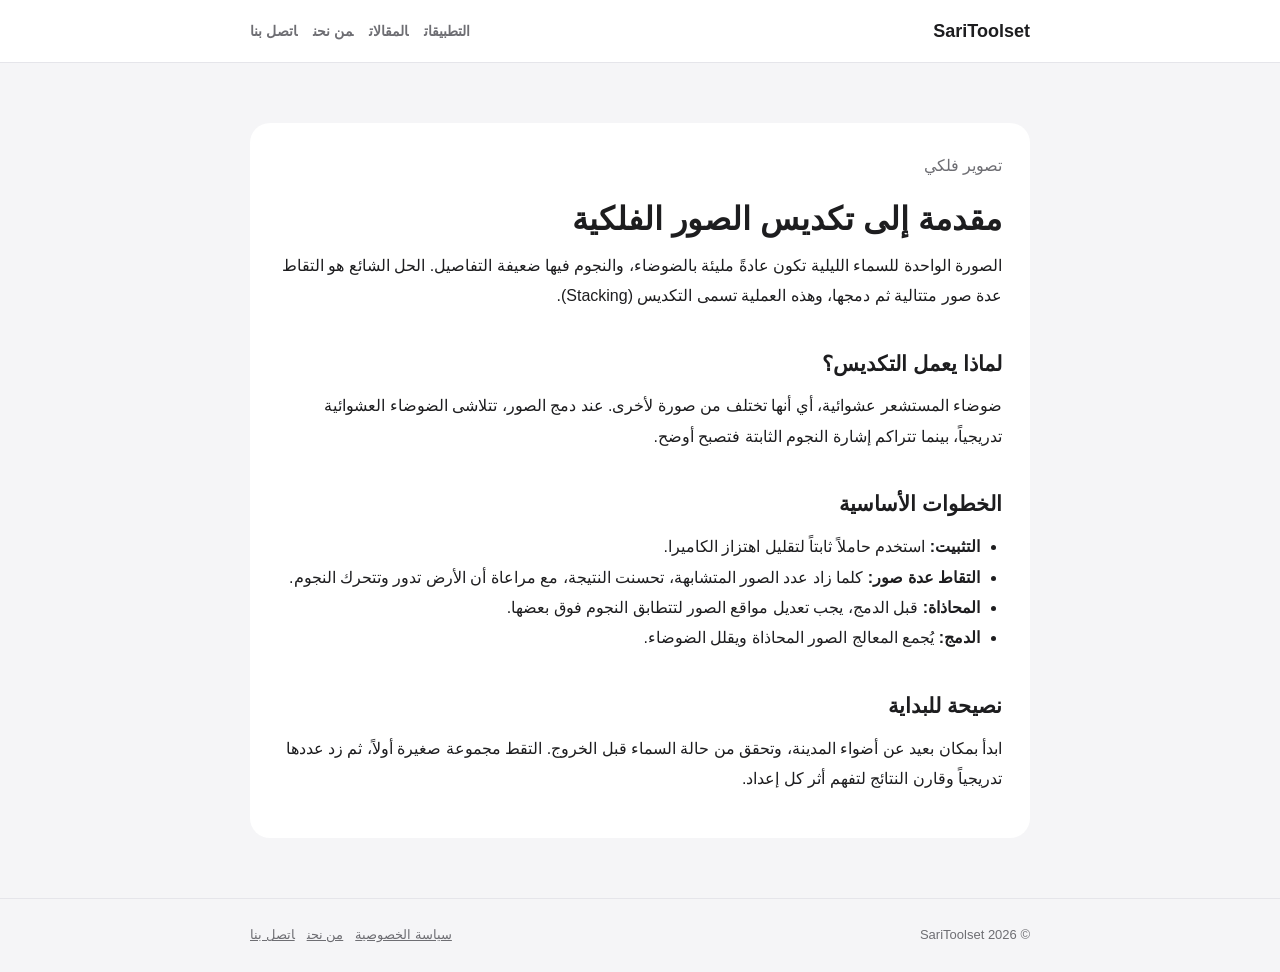
<file: astro-stacking.html>
<!DOCTYPE html>
<html lang="ar" dir="rtl">
<head>
<meta charset="UTF-8">
<meta name="viewport" content="width=device-width, initial-scale=1">
<meta name="google-adsense-account" content="ca-pub-3622743456789281">
<title>مقدمة إلى تكديس الصور الفلكية — SariToolset</title>
<meta name="description" content="لماذا يحسّن تكديس الصور الفلكية جودة صور النجوم، وكيف تبدأ بهاتفك.">
<link rel="stylesheet" href="../assets/site.css">
<script async src="https://pagead2.googlesyndication.com/pagead/js/adsbygoogle.js?client=ca-pub-3622743456789281" crossorigin="anonymous"></script>
</head>
<body>
<header class="site-h"><div class="wrap">
 <a class="logo" href="../index.html">SariToolset</a>
 <nav><a href="../index.html">التطبيقات</a><a href="index.html">المقالات</a><a href="../about.html">من نحن</a><a href="../contact.html">اتصل بنا</a></nav>
</div></header>

<main><div class="wrap">
 <article class="card article">
  <p class="muted">تصوير فلكي</p>
  <h1>مقدمة إلى تكديس الصور الفلكية</h1>

  <p>الصورة الواحدة للسماء الليلية تكون عادةً مليئة بالضوضاء، والنجوم فيها ضعيفة التفاصيل. الحل الشائع هو التقاط عدة صور متتالية ثم دمجها، وهذه العملية تسمى التكديس (Stacking).</p>

  <h2>لماذا يعمل التكديس؟</h2>
  <p>ضوضاء المستشعر عشوائية، أي أنها تختلف من صورة لأخرى. عند دمج الصور، تتلاشى الضوضاء العشوائية تدريجياً، بينما تتراكم إشارة النجوم الثابتة فتصبح أوضح.</p>

  <h2>الخطوات الأساسية</h2>
  <ul>
   <li><strong>التثبيت:</strong> استخدم حاملاً ثابتاً لتقليل اهتزاز الكاميرا.</li>
   <li><strong>التقاط عدة صور:</strong> كلما زاد عدد الصور المتشابهة، تحسنت النتيجة، مع مراعاة أن الأرض تدور وتتحرك النجوم.</li>
   <li><strong>المحاذاة:</strong> قبل الدمج، يجب تعديل مواقع الصور لتتطابق النجوم فوق بعضها.</li>
   <li><strong>الدمج:</strong> يُجمع المعالج الصور المحاذاة ويقلل الضوضاء.</li>
  </ul>

  <h2>نصيحة للبداية</h2>
  <p>ابدأ بمكان بعيد عن أضواء المدينة، وتحقق من حالة السماء قبل الخروج. التقط مجموعة صغيرة أولاً، ثم زد عددها تدريجياً وقارن النتائج لتفهم أثر كل إعداد.</p>
 </article>
</div></main>

<footer><div class="wrap">
 <span>© 2026 SariToolset</span>
 <span><a href="../privacy.html">سياسة الخصوصية</a><a href="../about.html">من نحن</a><a href="../contact.html">اتصل بنا</a></span>
</div></footer>
</body>
</html>
</file>
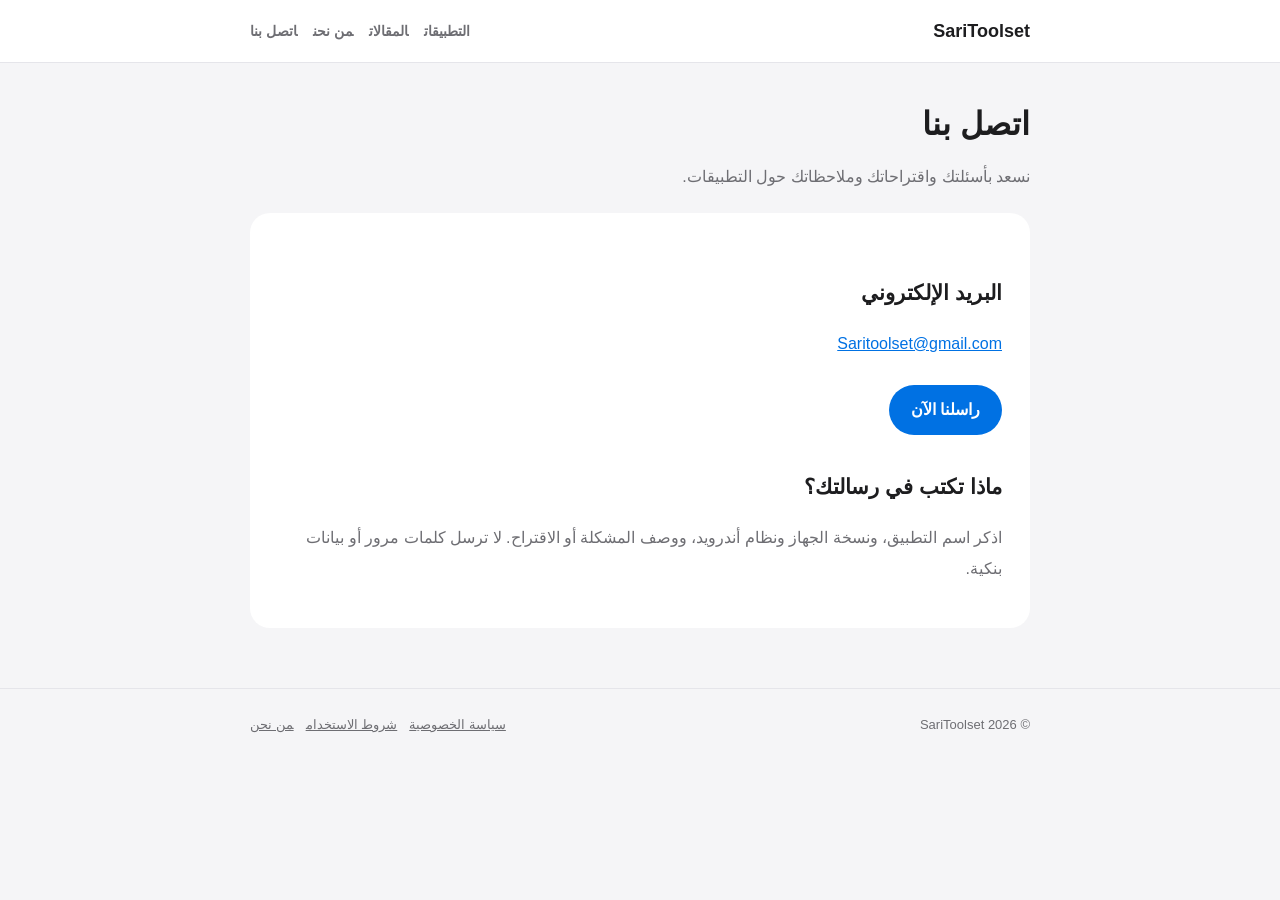
<file: contact.html>
<!DOCTYPE html>
<html lang="ar" dir="rtl">
<head>
<meta charset="UTF-8">
<meta name="viewport" content="width=device-width, initial-scale=1">
<meta name="google-adsense-account" content="ca-pub-1792078294671294">
<title>اتصل بنا — SariToolset</title>
<meta name="description" content="تواصل مع فريق SariToolset للاستفسارات والدعم والاقتراحات.">
<link rel="stylesheet" href="assets/site.css">
<script async src="https://pagead2.googlesyndication.com/pagead/js/adsbygoogle.js?client=ca-pub-1792078294671294"
     crossorigin="anonymous"></script>
</head>
<body>
<header class="site-h"><div class="wrap">
 <a class="logo" href="index.html">SariToolset</a>
 <nav><a href="index.html">التطبيقات</a><a href="blog/index.html">المقالات</a><a href="about.html">من نحن</a><a href="contact.html">اتصل بنا</a></nav>
</div></header>

<main><div class="wrap">
 <h1>اتصل بنا</h1>
 <p class="muted">نسعد بأسئلتك واقتراحاتك وملاحظاتك حول التطبيقات.</p>

 <div class="card">
  <h2>البريد الإلكتروني</h2>
  <p><a href="mailto:Saritoolset@gmail.com">Saritoolset@gmail.com</a></p>
  <a class="btn" href="mailto:Saritoolset@gmail.com?subject=SariToolset%20Support">راسلنا الآن</a>

  <h2>ماذا تكتب في رسالتك؟</h2>
  <p class="muted">اذكر اسم التطبيق، ونسخة الجهاز ونظام أندرويد، ووصف المشكلة أو الاقتراح. لا ترسل كلمات مرور أو بيانات بنكية.</p>
 </div>
</div></main>

<footer><div class="wrap">
 <span>© 2026 SariToolset</span>
 <span><a href="privacy.html">سياسة الخصوصية</a><a href="terms.html">شروط الاستخدام</a><a href="about.html">من نحن</a></span>
</div></footer>
</body>
</html>
</file>
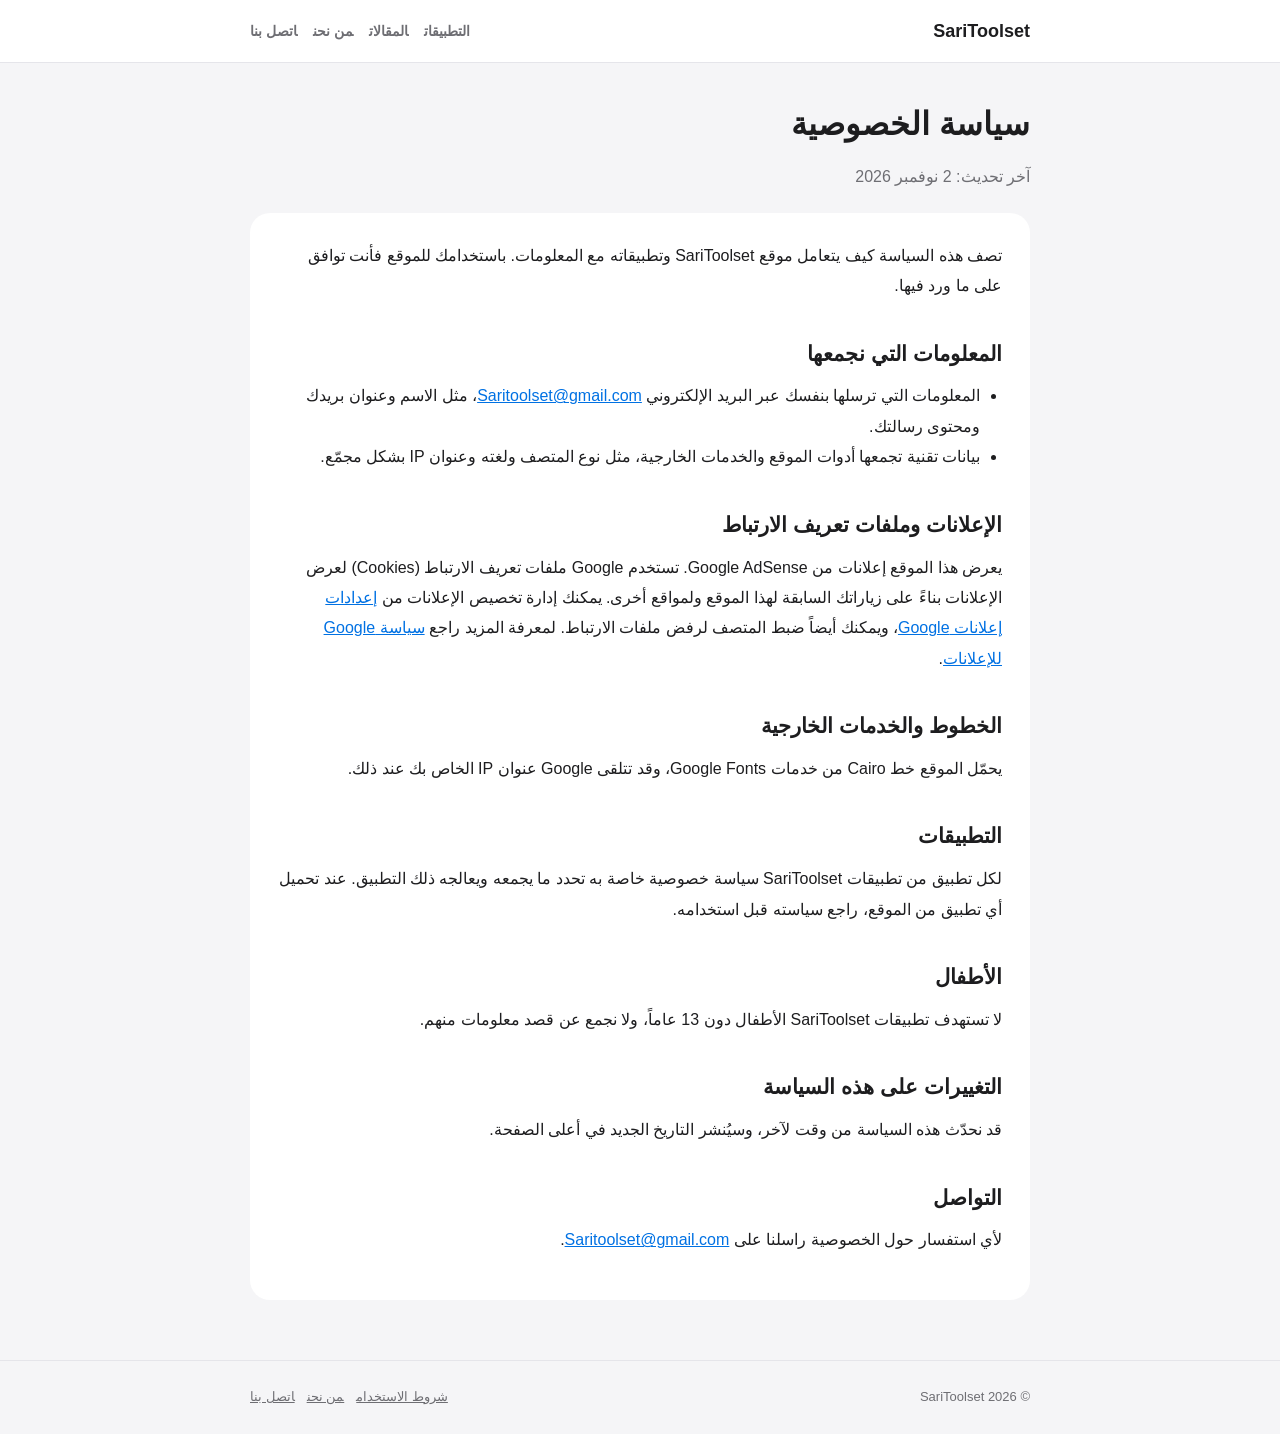
<file: privacy.html>
<!DOCTYPE html>
<html lang="ar" dir="rtl">
<head>
<meta charset="UTF-8">
<meta name="viewport" content="width=device-width, initial-scale=1">
<meta name="google-adsense-account" content="ca-pub-1792078294671294">
<title>سياسة الخصوصية — SariToolset</title>
<meta name="description" content="سياسة الخصوصية لموقع SariToolset وتطبيقاته، وكيفية استخدام البيانات والإعلانات.">
<link rel="stylesheet" href="assets/site.css">
<script async src="https://pagead2.googlesyndication.com/pagead/js/adsbygoogle.js?client=ca-pub-1792078294671294"
     crossorigin="anonymous"></script>
</head>
<body>
<header class="site-h"><div class="wrap">
 <a class="logo" href="index.html">SariToolset</a>
 <nav><a href="index.html">التطبيقات</a><a href="blog/index.html">المقالات</a><a href="about.html">من نحن</a><a href="contact.html">اتصل بنا</a></nav>
</div></header>

<main><div class="wrap">
 <h1>سياسة الخصوصية</h1>
 <p class="muted">آخر تحديث: 2 نوفمبر 2026</p>

 <div class="card article">
  <p>تصف هذه السياسة كيف يتعامل موقع SariToolset وتطبيقاته مع المعلومات. باستخدامك للموقع فأنت توافق على ما ورد فيها.</p>

  <h2>المعلومات التي نجمعها</h2>
  <ul>
   <li>المعلومات التي ترسلها بنفسك عبر البريد الإلكتروني <a href="mailto:Saritoolset@gmail.com">Saritoolset@gmail.com</a>، مثل الاسم وعنوان بريدك ومحتوى رسالتك.</li>
   <li>بيانات تقنية تجمعها أدوات الموقع والخدمات الخارجية، مثل نوع المتصف ولغته وعنوان IP بشكل مجمّع.</li>
  </ul>

  <h2>الإعلانات وملفات تعريف الارتباط</h2>
  <p>يعرض هذا الموقع إعلانات من Google AdSense. تستخدم Google ملفات تعريف الارتباط (Cookies) لعرض الإعلانات بناءً على زياراتك السابقة لهذا الموقع ولمواقع أخرى. يمكنك إدارة تخصيص الإعلانات من <a href="https://adssettings.google.com" target="_blank" rel="noopener">إعدادات إعلانات Google</a>، ويمكنك أيضاً ضبط المتصف لرفض ملفات الارتباط. لمعرفة المزيد راجع <a href="https://policies.google.com/technologies/ads" target="_blank" rel="noopener">سياسة Google للإعلانات</a>.</p>

  <h2>الخطوط والخدمات الخارجية</h2>
  <p>يحمّل الموقع خط Cairo من خدمات Google Fonts، وقد تتلقى Google عنوان IP الخاص بك عند ذلك.</p>

  <h2>التطبيقات</h2>
  <p>لكل تطبيق من تطبيقات SariToolset سياسة خصوصية خاصة به تحدد ما يجمعه ويعالجه ذلك التطبيق. عند تحميل أي تطبيق من الموقع، راجع سياسته قبل استخدامه.</p>

  <h2>الأطفال</h2>
  <p>لا تستهدف تطبيقات SariToolset الأطفال دون 13 عاماً، ولا نجمع عن قصد معلومات منهم.</p>

  <h2>التغييرات على هذه السياسة</h2>
  <p>قد نحدّث هذه السياسة من وقت لآخر، وسيُنشر التاريخ الجديد في أعلى الصفحة.</p>

  <h2>التواصل</h2>
  <p>لأي استفسار حول الخصوصية راسلنا على <a href="mailto:Saritoolset@gmail.com">Saritoolset@gmail.com</a>.</p>
 </div>
</div></main>

<footer><div class="wrap">
 <span>© 2026 SariToolset</span>
 <span><a href="terms.html">شروط الاستخدام</a><a href="about.html">من نحن</a><a href="contact.html">اتصل بنا</a></span>
</div></footer>
</body>
</html>
</file>
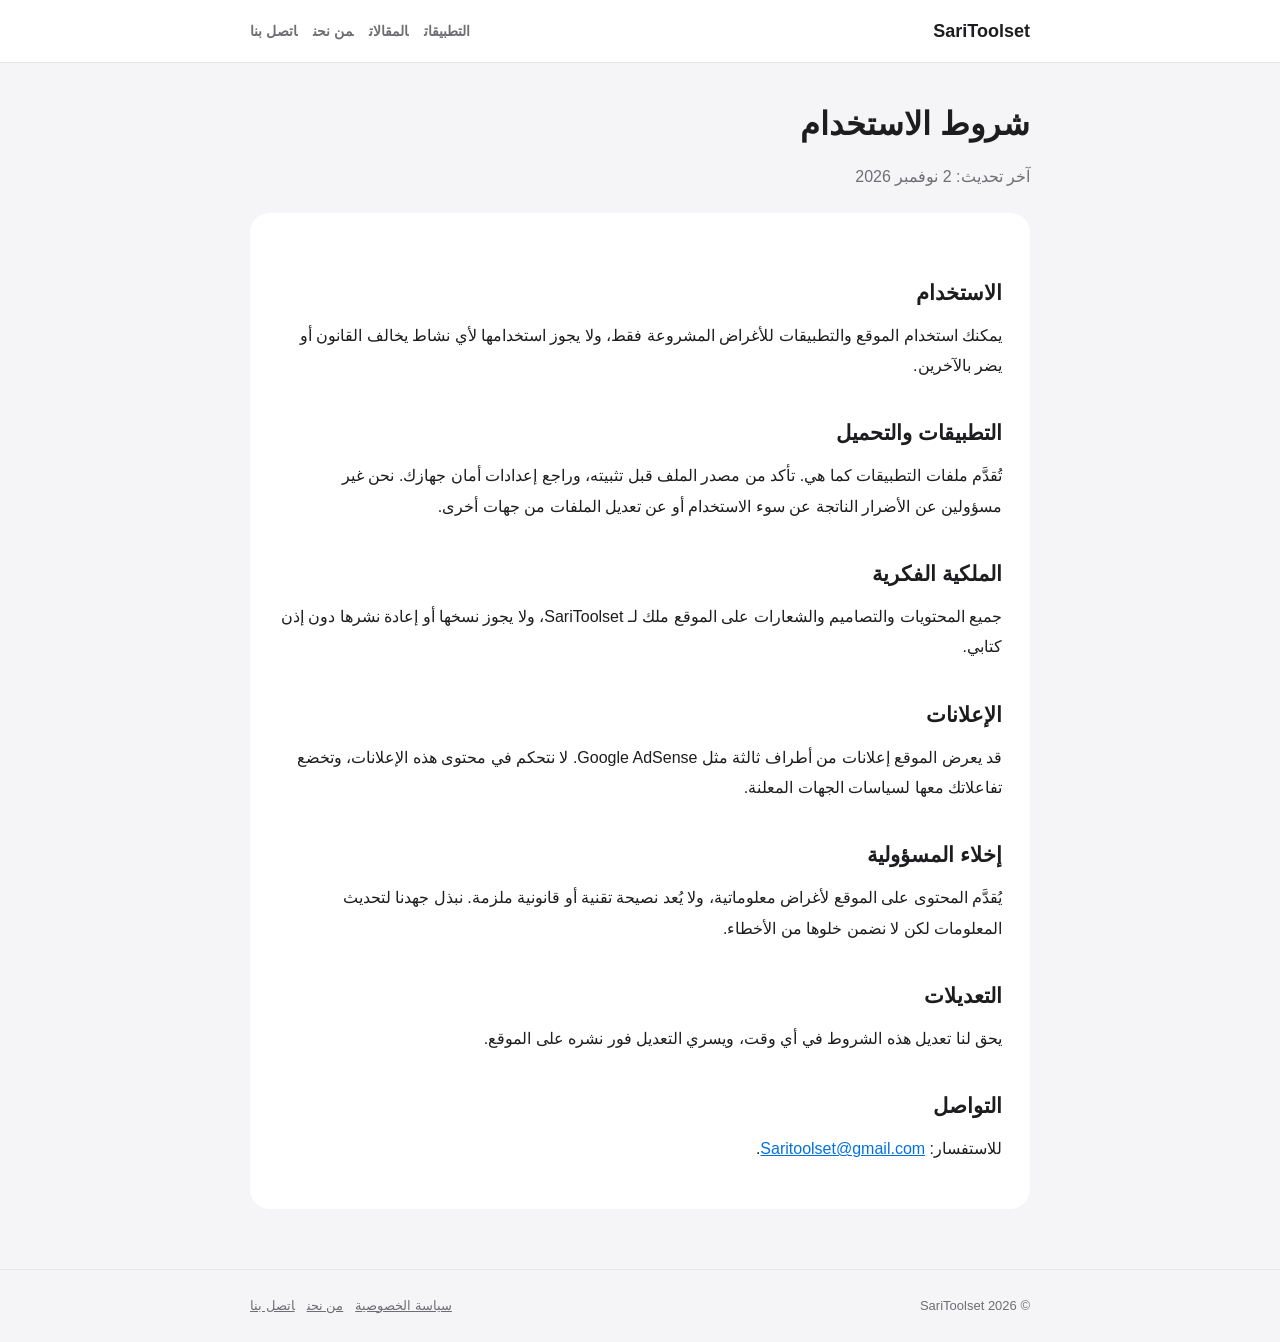
<file: terms.html>
<!DOCTYPE html>
<html lang="ar" dir="rtl">
<head>
<meta charset="UTF-8">
<meta name="viewport" content="width=device-width, initial-scale=1">
<meta name="google-adsense-account" content="ca-pub-1792078294671294">
<title>شروط الاستخدام — SariToolset</title>
<meta name="description" content="شروط استخدام موقع SariToolset وتطبيقاته.">
<link rel="stylesheet" href="assets/site.css">
<script async src="https://pagead2.googlesyndication.com/pagead/js/adsbygoogle.js?client=ca-pub-1792078294671294"
     crossorigin="anonymous"></script>
</head>
<body>
<header class="site-h"><div class="wrap">
 <a class="logo" href="index.html">SariToolset</a>
 <nav><a href="index.html">التطبيقات</a><a href="blog/index.html">المقالات</a><a href="about.html">من نحن</a><a href="contact.html">اتصل بنا</a></nav>
</div></header>

<main><div class="wrap">
 <h1>شروط الاستخدام</h1>
 <p class="muted">آخر تحديث: 2 نوفمبر 2026</p>

 <div class="card article">
  <h2>الاستخدام</h2>
  <p>يمكنك استخدام الموقع والتطبيقات للأغراض المشروعة فقط، ولا يجوز استخدامها لأي نشاط يخالف القانون أو يضر بالآخرين.</p>

  <h2>التطبيقات والتحميل</h2>
  <p>تُقدَّم ملفات التطبيقات كما هي. تأكد من مصدر الملف قبل تثبيته، وراجع إعدادات أمان جهازك. نحن غير مسؤولين عن الأضرار الناتجة عن سوء الاستخدام أو عن تعديل الملفات من جهات أخرى.</p>

  <h2>الملكية الفكرية</h2>
  <p>جميع المحتويات والتصاميم والشعارات على الموقع ملك لـ SariToolset، ولا يجوز نسخها أو إعادة نشرها دون إذن كتابي.</p>

  <h2>الإعلانات</h2>
  <p>قد يعرض الموقع إعلانات من أطراف ثالثة مثل Google AdSense. لا نتحكم في محتوى هذه الإعلانات، وتخضع تفاعلاتك معها لسياسات الجهات المعلنة.</p>

  <h2>إخلاء المسؤولية</h2>
  <p>يُقدَّم المحتوى على الموقع لأغراض معلوماتية، ولا يُعد نصيحة تقنية أو قانونية ملزمة. نبذل جهدنا لتحديث المعلومات لكن لا نضمن خلوها من الأخطاء.</p>

  <h2>التعديلات</h2>
  <p>يحق لنا تعديل هذه الشروط في أي وقت، ويسري التعديل فور نشره على الموقع.</p>

  <h2>التواصل</h2>
  <p>للاستفسار: <a href="mailto:Saritoolset@gmail.com">Saritoolset@gmail.com</a>.</p>
 </div>
</div></main>

<footer><div class="wrap">
 <span>© 2026 SariToolset</span>
 <span><a href="privacy.html">سياسة الخصوصية</a><a href="about.html">من نحن</a><a href="contact.html">اتصل بنا</a></span>
</div></footer>
</body>
</html>
</file>
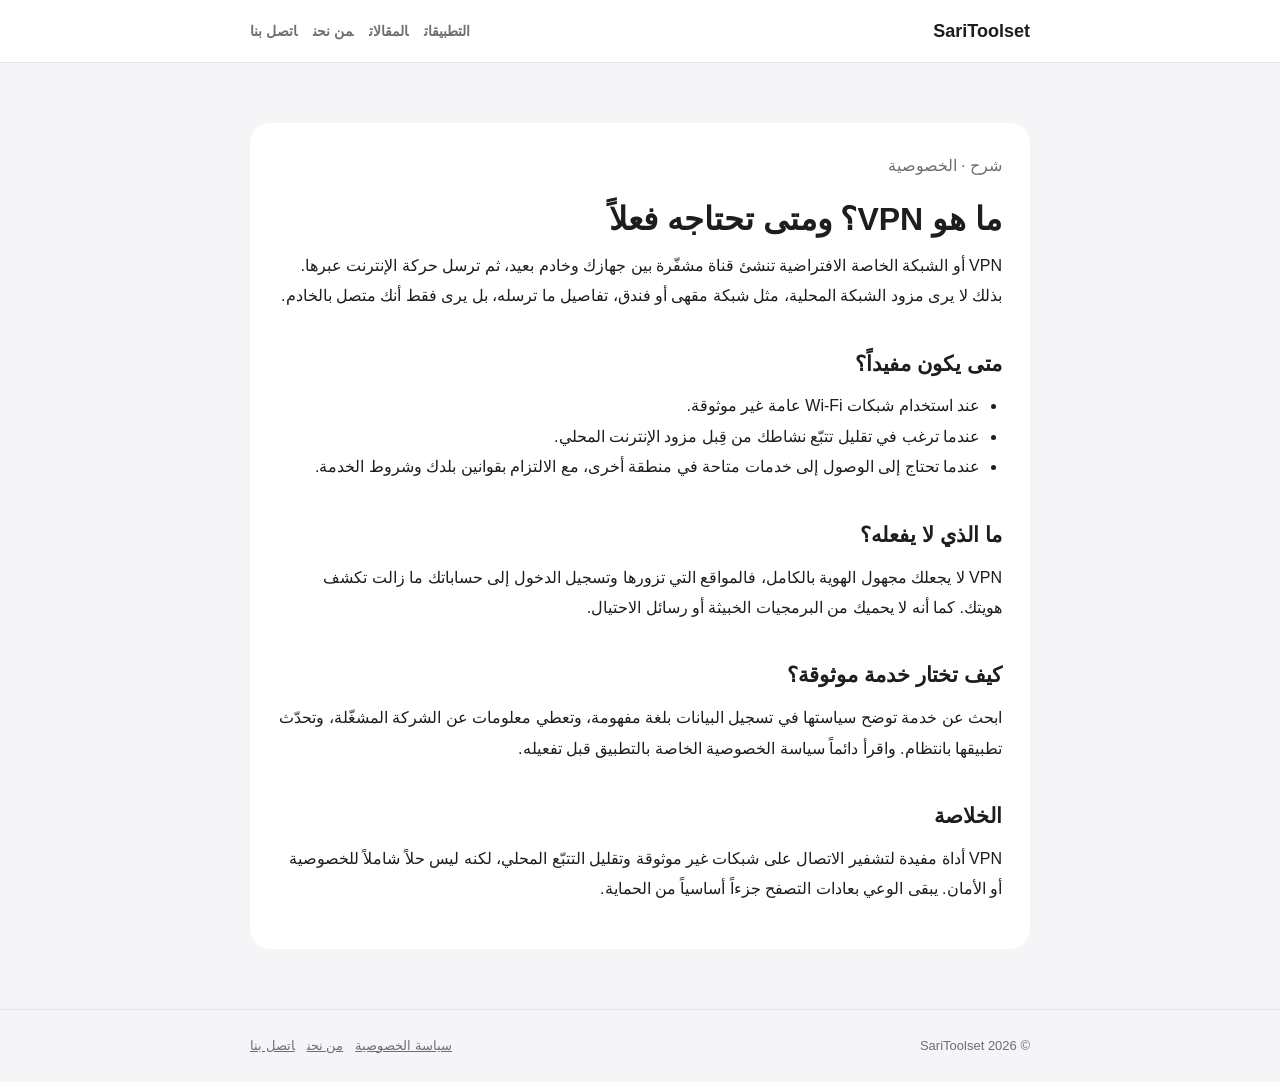
<file: what-is-vpn.html>
<!DOCTYPE html>
<html lang="ar" dir="rtl">
<head>
<meta charset="UTF-8">
<meta name="viewport" content="width=device-width, initial-scale=1">
<meta name="google-adsense-account" content="ca-pub-3622743456789281">
<title>ما هو VPN؟ ومتى تحتاجه فعلاً — SariToolset</title>
<meta name="description" content="شرح مبسط لما يفعله VPN، ومتى يكون مفيداً، وما الذي لا يستطيع حمايتك منه.">
<link rel="stylesheet" href="../assets/site.css">
<script async src="https://pagead2.googlesyndication.com/pagead/js/adsbygoogle.js?client=ca-pub-3622743456789281" crossorigin="anonymous"></script>
</head>
<body>
<header class="site-h"><div class="wrap">
 <a class="logo" href="../index.html">SariToolset</a>
 <nav><a href="../index.html">التطبيقات</a><a href="index.html">المقالات</a><a href="../about.html">من نحن</a><a href="../contact.html">اتصل بنا</a></nav>
</div></header>

<main><div class="wrap">
 <article class="card article">
  <p class="muted">شرح · الخصوصية</p>
  <h1>ما هو VPN؟ ومتى تحتاجه فعلاً</h1>

  <p>VPN أو الشبكة الخاصة الافتراضية تنشئ قناة مشفّرة بين جهازك وخادم بعيد، ثم ترسل حركة الإنترنت عبرها. بذلك لا يرى مزود الشبكة المحلية، مثل شبكة مقهى أو فندق، تفاصيل ما ترسله، بل يرى فقط أنك متصل بالخادم.</p>

  <h2>متى يكون مفيداً؟</h2>
  <ul>
   <li>عند استخدام شبكات Wi-Fi عامة غير موثوقة.</li>
   <li>عندما ترغب في تقليل تتبّع نشاطك من قِبل مزود الإنترنت المحلي.</li>
   <li>عندما تحتاج إلى الوصول إلى خدمات متاحة في منطقة أخرى، مع الالتزام بقوانين بلدك وشروط الخدمة.</li>
  </ul>

  <h2>ما الذي لا يفعله؟</h2>
  <p>VPN لا يجعلك مجهول الهوية بالكامل، فالمواقع التي تزورها وتسجيل الدخول إلى حساباتك ما زالت تكشف هويتك. كما أنه لا يحميك من البرمجيات الخبيثة أو رسائل الاحتيال.</p>

  <h2>كيف تختار خدمة موثوقة؟</h2>
  <p>ابحث عن خدمة توضح سياستها في تسجيل البيانات بلغة مفهومة، وتعطي معلومات عن الشركة المشغّلة، وتحدّث تطبيقها بانتظام. واقرأ دائماً سياسة الخصوصية الخاصة بالتطبيق قبل تفعيله.</p>

  <h2>الخلاصة</h2>
  <p>VPN أداة مفيدة لتشفير الاتصال على شبكات غير موثوقة وتقليل التتبّع المحلي، لكنه ليس حلاً شاملاً للخصوصية أو الأمان. يبقى الوعي بعادات التصفح جزءاً أساسياً من الحماية.</p>
 </article>
</div></main>

<footer><div class="wrap">
 <span>© 2026 SariToolset</span>
 <span><a href="../privacy.html">سياسة الخصوصية</a><a href="../about.html">من نحن</a><a href="../contact.html">اتصل بنا</a></span>
</div></footer>
</body>
</html>
</file>
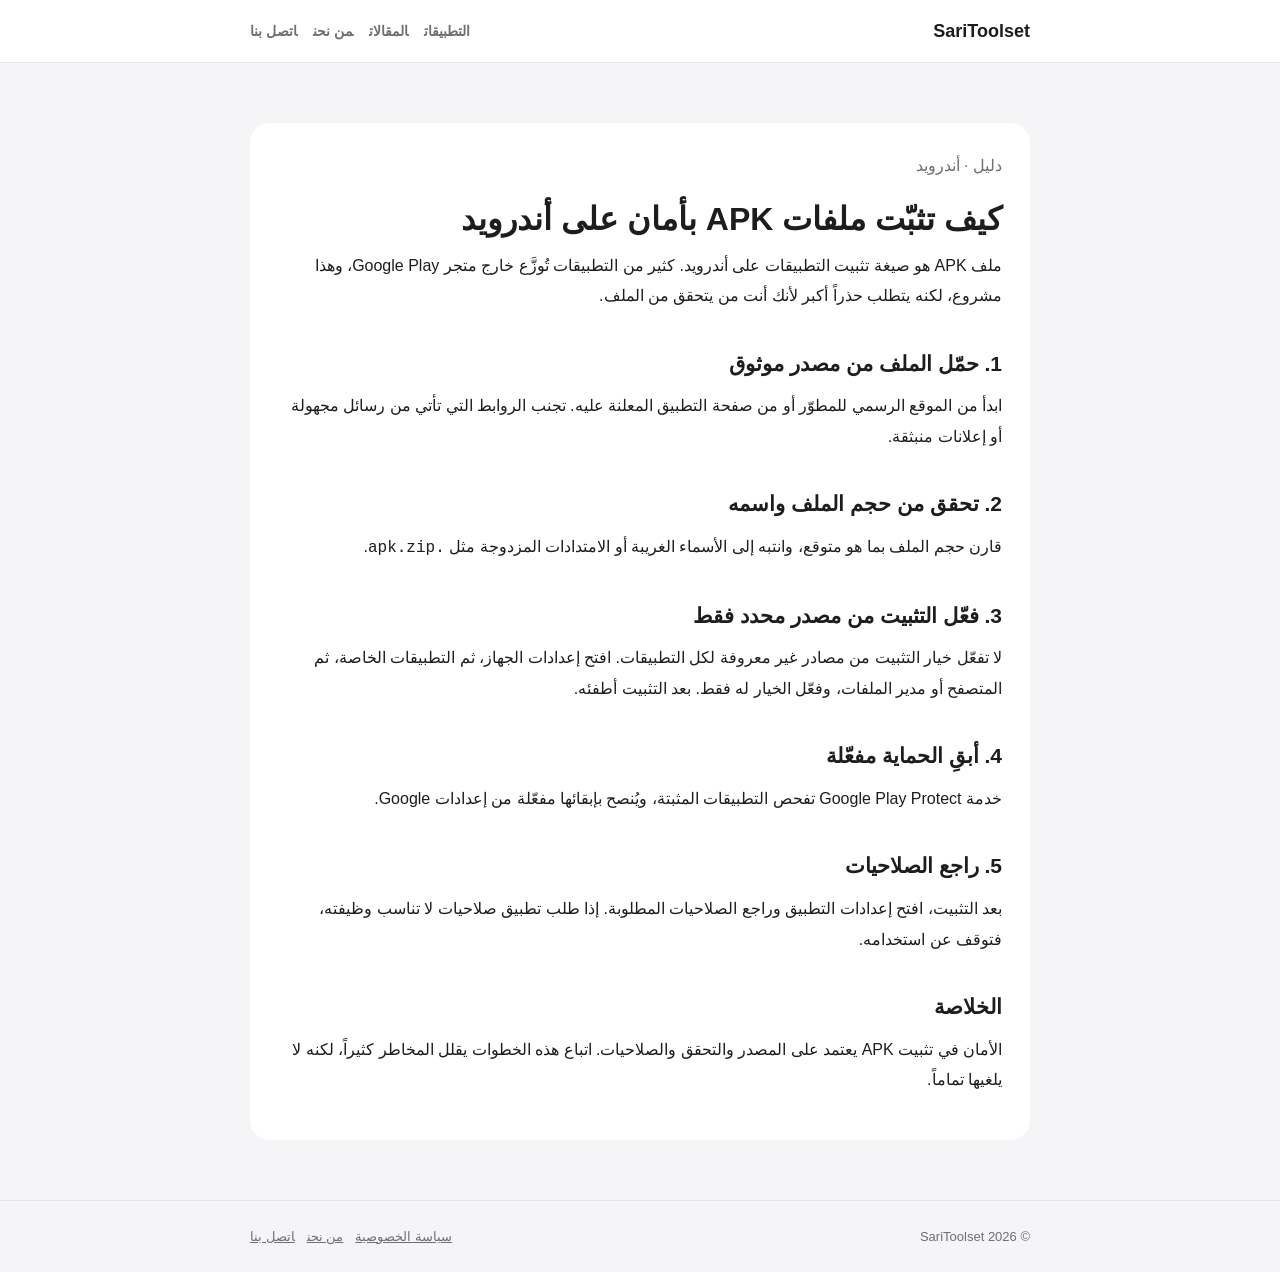
<file: blog/apk-safety.html>
<!DOCTYPE html>
<html lang="ar" dir="rtl">
<head>
<meta charset="UTF-8">
<meta name="viewport" content="width=device-width, initial-scale=1">
<meta name="google-adsense-account" content="ca-pub-1792078294671294">
<title>كيف تثبّت ملفات APK بأمان على أندرويد — SariToolset</title>
<meta name="description" content="خطوات عملية للتحقق من ملفات APK وإعدادات أندرويد قبل تثبيت أي تطبيق من خارج متجر Google Play.">
<link rel="stylesheet" href="../assets/site.css">
<script async src="https://pagead2.googlesyndication.com/pagead/js/adsbygoogle.js?client=ca-pub-1792078294671294"
     crossorigin="anonymous"></script>
</head>
<body>
<header class="site-h"><div class="wrap">
 <a class="logo" href="../index.html">SariToolset</a>
 <nav><a href="../index.html">التطبيقات</a><a href="index.html">المقالات</a><a href="../about.html">من نحن</a><a href="../contact.html">اتصل بنا</a></nav>
</div></header>

<main><div class="wrap">
 <article class="card article">
  <p class="muted">دليل · أندرويد</p>
  <h1>كيف تثبّت ملفات APK بأمان على أندرويد</h1>

  <p>ملف APK هو صيغة تثبيت التطبيقات على أندرويد. كثير من التطبيقات تُوزَّع خارج متجر Google Play، وهذا مشروع، لكنه يتطلب حذراً أكبر لأنك أنت من يتحقق من الملف.</p>

  <h2>1. حمّل الملف من مصدر موثوق</h2>
  <p>ابدأ من الموقع الرسمي للمطوّر أو من صفحة التطبيق المعلنة عليه. تجنب الروابط التي تأتي من رسائل مجهولة أو إعلانات منبثقة.</p>

  <h2>2. تحقق من حجم الملف واسمه</h2>
  <p>قارن حجم الملف بما هو متوقع، وانتبه إلى الأسماء الغريبة أو الامتدادات المزدوجة مثل <code>.apk.zip</code>.</p>

  <h2>3. فعّل التثبيت من مصدر محدد فقط</h2>
  <p>لا تفعّل خيار التثبيت من مصادر غير معروفة لكل التطبيقات. افتح إعدادات الجهاز، ثم التطبيقات الخاصة، ثم المتصفح أو مدير الملفات، وفعّل الخيار له فقط. بعد التثبيت أطفئه.</p>

  <h2>4. أبقِ الحماية مفعّلة</h2>
  <p>خدمة Google Play Protect تفحص التطبيقات المثبتة، ويُنصح بإبقائها مفعّلة من إعدادات Google.</p>

  <h2>5. راجع الصلاحيات</h2>
  <p>بعد التثبيت، افتح إعدادات التطبيق وراجع الصلاحيات المطلوبة. إذا طلب تطبيق صلاحيات لا تناسب وظيفته، فتوقف عن استخدامه.</p>

  <h2>الخلاصة</h2>
  <p>الأمان في تثبيت APK يعتمد على المصدر والتحقق والصلاحيات. اتباع هذه الخطوات يقلل المخاطر كثيراً، لكنه لا يلغيها تماماً.</p>
 </article>
</div></main>

<footer><div class="wrap">
 <span>© 2026 SariToolset</span>
 <span><a href="../privacy.html">سياسة الخصوصية</a><a href="../about.html">من نحن</a><a href="../contact.html">اتصل بنا</a></span>
</div></footer>
</body>
</html>
</file>
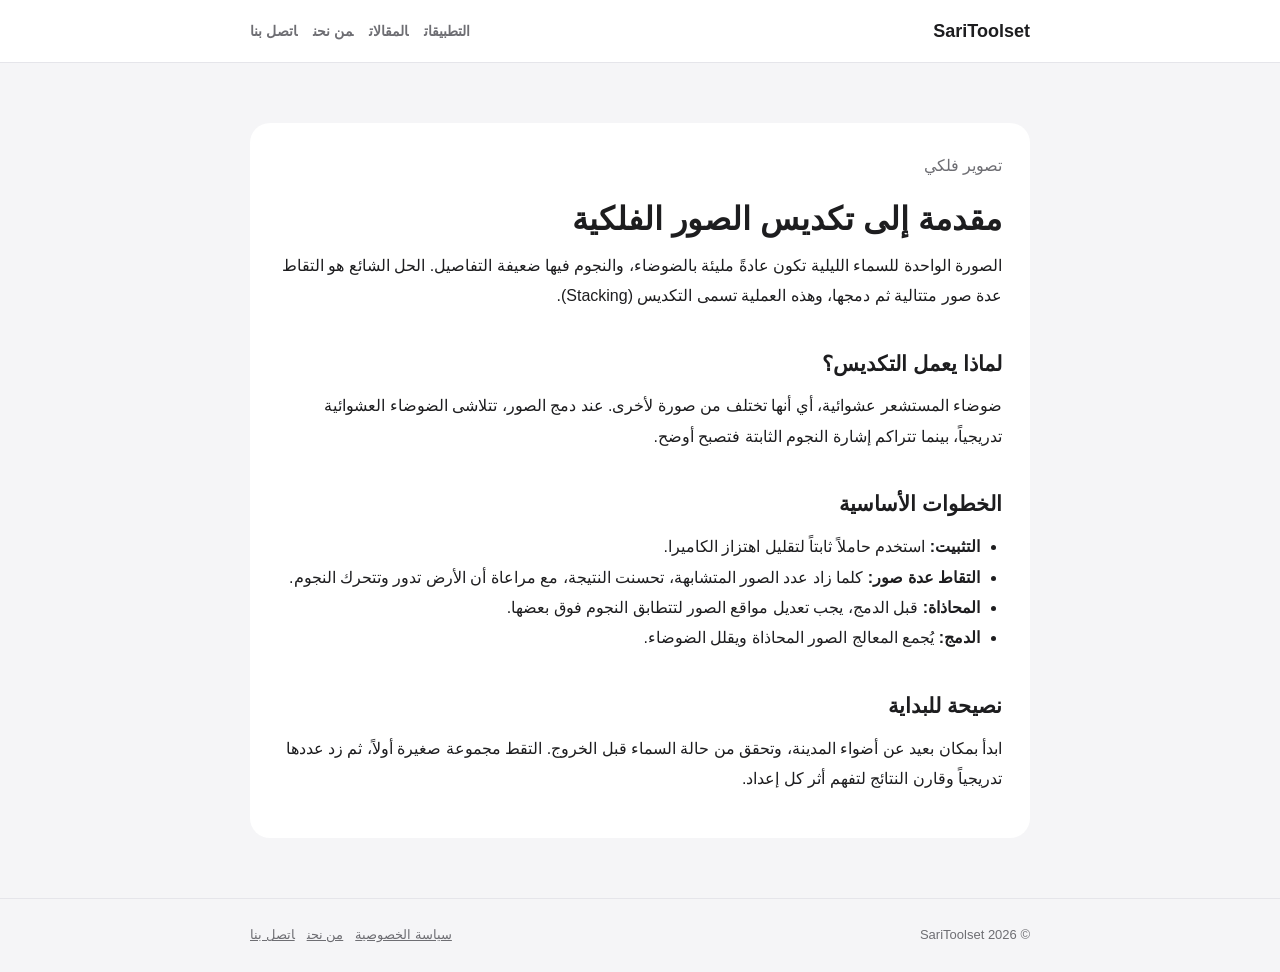
<file: blog/astro-stacking.html>
<!DOCTYPE html>
<html lang="ar" dir="rtl">
<head>
<meta charset="UTF-8">
<meta name="viewport" content="width=device-width, initial-scale=1">
<meta name="google-adsense-account" content="ca-pub-1792078294671294">
<title>مقدمة إلى تكديس الصور الفلكية — SariToolset</title>
<meta name="description" content="لماذا يحسّن تكديس الصور الفلكية جودة صور النجوم، وكيف تبدأ بهاتفك.">
<link rel="stylesheet" href="../assets/site.css">
<script async src="https://pagead2.googlesyndication.com/pagead/js/adsbygoogle.js?client=ca-pub-1792078294671294"
     crossorigin="anonymous"></script>
</head>
<body>
<header class="site-h"><div class="wrap">
 <a class="logo" href="../index.html">SariToolset</a>
 <nav><a href="../index.html">التطبيقات</a><a href="index.html">المقالات</a><a href="../about.html">من نحن</a><a href="../contact.html">اتصل بنا</a></nav>
</div></header>

<main><div class="wrap">
 <article class="card article">
  <p class="muted">تصوير فلكي</p>
  <h1>مقدمة إلى تكديس الصور الفلكية</h1>

  <p>الصورة الواحدة للسماء الليلية تكون عادةً مليئة بالضوضاء، والنجوم فيها ضعيفة التفاصيل. الحل الشائع هو التقاط عدة صور متتالية ثم دمجها، وهذه العملية تسمى التكديس (Stacking).</p>

  <h2>لماذا يعمل التكديس؟</h2>
  <p>ضوضاء المستشعر عشوائية، أي أنها تختلف من صورة لأخرى. عند دمج الصور، تتلاشى الضوضاء العشوائية تدريجياً، بينما تتراكم إشارة النجوم الثابتة فتصبح أوضح.</p>

  <h2>الخطوات الأساسية</h2>
  <ul>
   <li><strong>التثبيت:</strong> استخدم حاملاً ثابتاً لتقليل اهتزاز الكاميرا.</li>
   <li><strong>التقاط عدة صور:</strong> كلما زاد عدد الصور المتشابهة، تحسنت النتيجة، مع مراعاة أن الأرض تدور وتتحرك النجوم.</li>
   <li><strong>المحاذاة:</strong> قبل الدمج، يجب تعديل مواقع الصور لتتطابق النجوم فوق بعضها.</li>
   <li><strong>الدمج:</strong> يُجمع المعالج الصور المحاذاة ويقلل الضوضاء.</li>
  </ul>

  <h2>نصيحة للبداية</h2>
  <p>ابدأ بمكان بعيد عن أضواء المدينة، وتحقق من حالة السماء قبل الخروج. التقط مجموعة صغيرة أولاً، ثم زد عددها تدريجياً وقارن النتائج لتفهم أثر كل إعداد.</p>
 </article>
</div></main>

<footer><div class="wrap">
 <span>© 2026 SariToolset</span>
 <span><a href="../privacy.html">سياسة الخصوصية</a><a href="../about.html">من نحن</a><a href="../contact.html">اتصل بنا</a></span>
</div></footer>
</body>
</html>
</file>
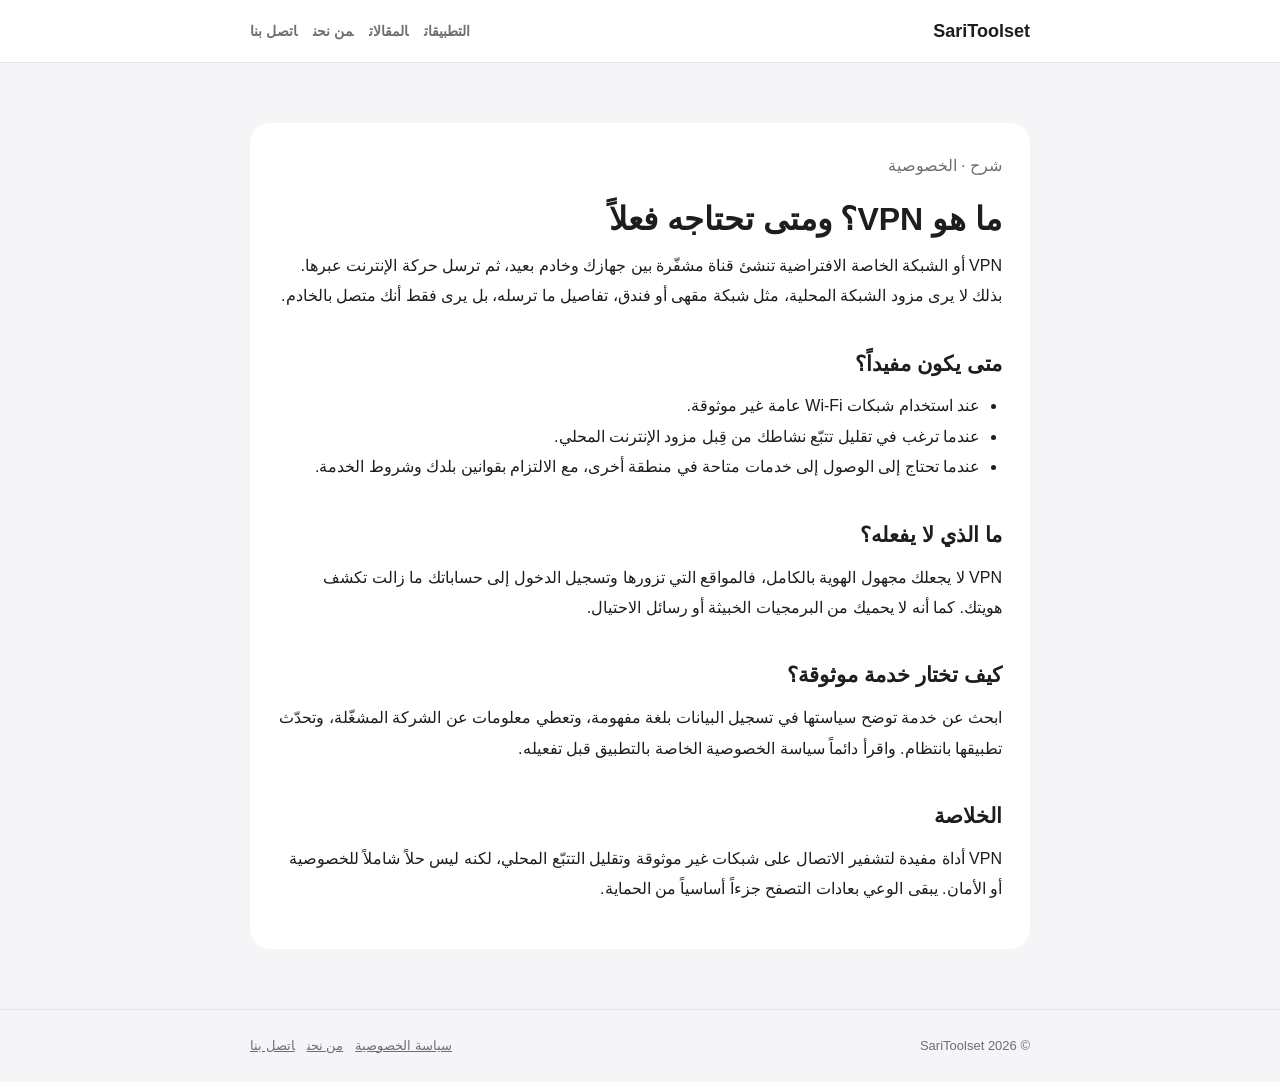
<file: blog/what-is-vpn.html>
<!DOCTYPE html>
<html lang="ar" dir="rtl">
<head>
<meta charset="UTF-8">
<meta name="viewport" content="width=device-width, initial-scale=1">
<meta name="google-adsense-account" content="ca-pub-1792078294671294">
<title>ما هو VPN؟ ومتى تحتاجه فعلاً — SariToolset</title>
<meta name="description" content="شرح مبسط لما يفعله VPN، ومتى يكون مفيداً، وما الذي لا يستطيع حمايتك منه.">
<link rel="stylesheet" href="../assets/site.css">
<script async src="https://pagead2.googlesyndication.com/pagead/js/adsbygoogle.js?client=ca-pub-1792078294671294"
     crossorigin="anonymous"></script>
</head>
<body>
<header class="site-h"><div class="wrap">
 <a class="logo" href="../index.html">SariToolset</a>
 <nav><a href="../index.html">التطبيقات</a><a href="index.html">المقالات</a><a href="../about.html">من نحن</a><a href="../contact.html">اتصل بنا</a></nav>
</div></header>

<main><div class="wrap">
 <article class="card article">
  <p class="muted">شرح · الخصوصية</p>
  <h1>ما هو VPN؟ ومتى تحتاجه فعلاً</h1>

  <p>VPN أو الشبكة الخاصة الافتراضية تنشئ قناة مشفّرة بين جهازك وخادم بعيد، ثم ترسل حركة الإنترنت عبرها. بذلك لا يرى مزود الشبكة المحلية، مثل شبكة مقهى أو فندق، تفاصيل ما ترسله، بل يرى فقط أنك متصل بالخادم.</p>

  <h2>متى يكون مفيداً؟</h2>
  <ul>
   <li>عند استخدام شبكات Wi-Fi عامة غير موثوقة.</li>
   <li>عندما ترغب في تقليل تتبّع نشاطك من قِبل مزود الإنترنت المحلي.</li>
   <li>عندما تحتاج إلى الوصول إلى خدمات متاحة في منطقة أخرى، مع الالتزام بقوانين بلدك وشروط الخدمة.</li>
  </ul>

  <h2>ما الذي لا يفعله؟</h2>
  <p>VPN لا يجعلك مجهول الهوية بالكامل، فالمواقع التي تزورها وتسجيل الدخول إلى حساباتك ما زالت تكشف هويتك. كما أنه لا يحميك من البرمجيات الخبيثة أو رسائل الاحتيال.</p>

  <h2>كيف تختار خدمة موثوقة؟</h2>
  <p>ابحث عن خدمة توضح سياستها في تسجيل البيانات بلغة مفهومة، وتعطي معلومات عن الشركة المشغّلة، وتحدّث تطبيقها بانتظام. واقرأ دائماً سياسة الخصوصية الخاصة بالتطبيق قبل تفعيله.</p>

  <h2>الخلاصة</h2>
  <p>VPN أداة مفيدة لتشفير الاتصال على شبكات غير موثوقة وتقليل التتبّع المحلي، لكنه ليس حلاً شاملاً للخصوصية أو الأمان. يبقى الوعي بعادات التصفح جزءاً أساسياً من الحماية.</p>
 </article>
</div></main>

<footer><div class="wrap">
 <span>© 2026 SariToolset</span>
 <span><a href="../privacy.html">سياسة الخصوصية</a><a href="../about.html">من نحن</a><a href="../contact.html">اتصل بنا</a></span>
</div></footer>
</body>
</html>
</file>
<file: assets/site.css>
:root{--bg:#f5f5f7;--card:#ffffff;--text:#1d1d1f;--muted:#6e6e73;--line:#e5e5ea;--accent:#0071e3}
@media (prefers-color-scheme:dark){
 :root{--bg:#000;--card:#1c1c1e;--text:#f5f5f7;--muted:#a1a1a6;--line:#2c2c2e;--accent:#2997ff}
}
*{box-sizing:border-box}
body{margin:0;background:var(--bg);color:var(--text);font-family:"Cairo","Segoe UI",Tahoma,Arial,sans-serif;font-size:16px;line-height:1.9}
a{color:var(--accent)}
.wrap{width:min(780px,calc(100% - 40px));margin-inline:auto}
.site-h{background:var(--card);border-bottom:1px solid var(--line)}
.site-h .wrap{display:flex;justify-content:space-between;align-items:center;flex-wrap:wrap;gap:10px;padding:14px 0}
.logo{font-weight:800;font-size:18px;color:var(--text);text-decoration:none}
.site-h nav a{margin-inline-start:16px;font-size:14px;font-weight:600;color:var(--muted);text-decoration:none}
main{padding:40px 0 60px}
h1{font-size:32px;line-height:1.35;margin:0 0 10px}
h2{font-size:21px;margin:32px 0 8px}
.muted{color:var(--muted)}
.card{background:var(--card);border-radius:20px;padding:28px;margin-top:20px}
.article p{margin:0 0 16px}
.article ul{padding-inline-start:22px;margin:0 0 16px}
.list a{display:block;padding:18px 0;border-bottom:1px solid var(--line);text-decoration:none;color:var(--text);font-weight:700;font-size:18px}
.list a span{display:block;color:var(--muted);font-weight:500;font-size:14px}
.btn{display:inline-block;margin-top:10px;padding:10px 22px;border-radius:999px;background:var(--accent);color:#fff;text-decoration:none;font-weight:700}
footer{border-top:1px solid var(--line);padding:24px 0;color:var(--muted);font-size:13px}
footer .wrap{display:flex;justify-content:space-between;flex-wrap:wrap;gap:10px}
footer a{color:var(--muted);margin-inline-start:12px}
</file>
